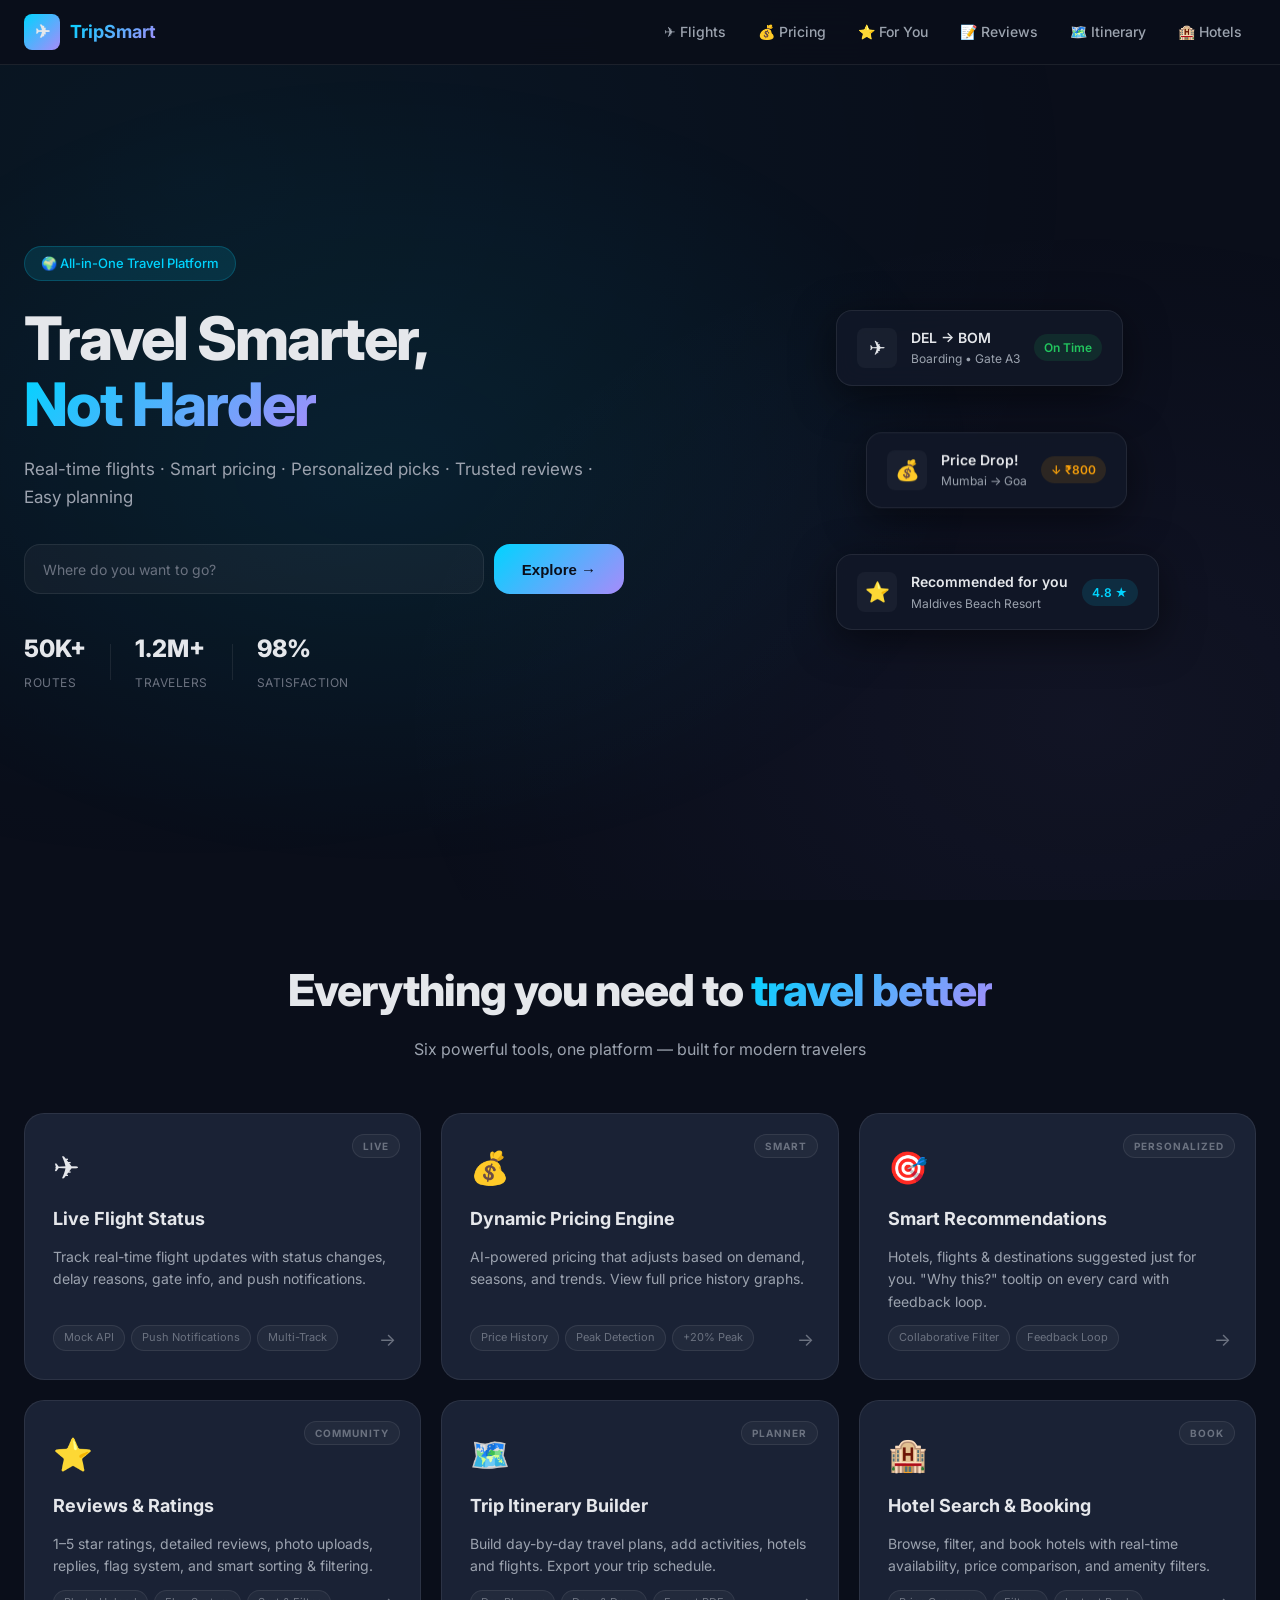
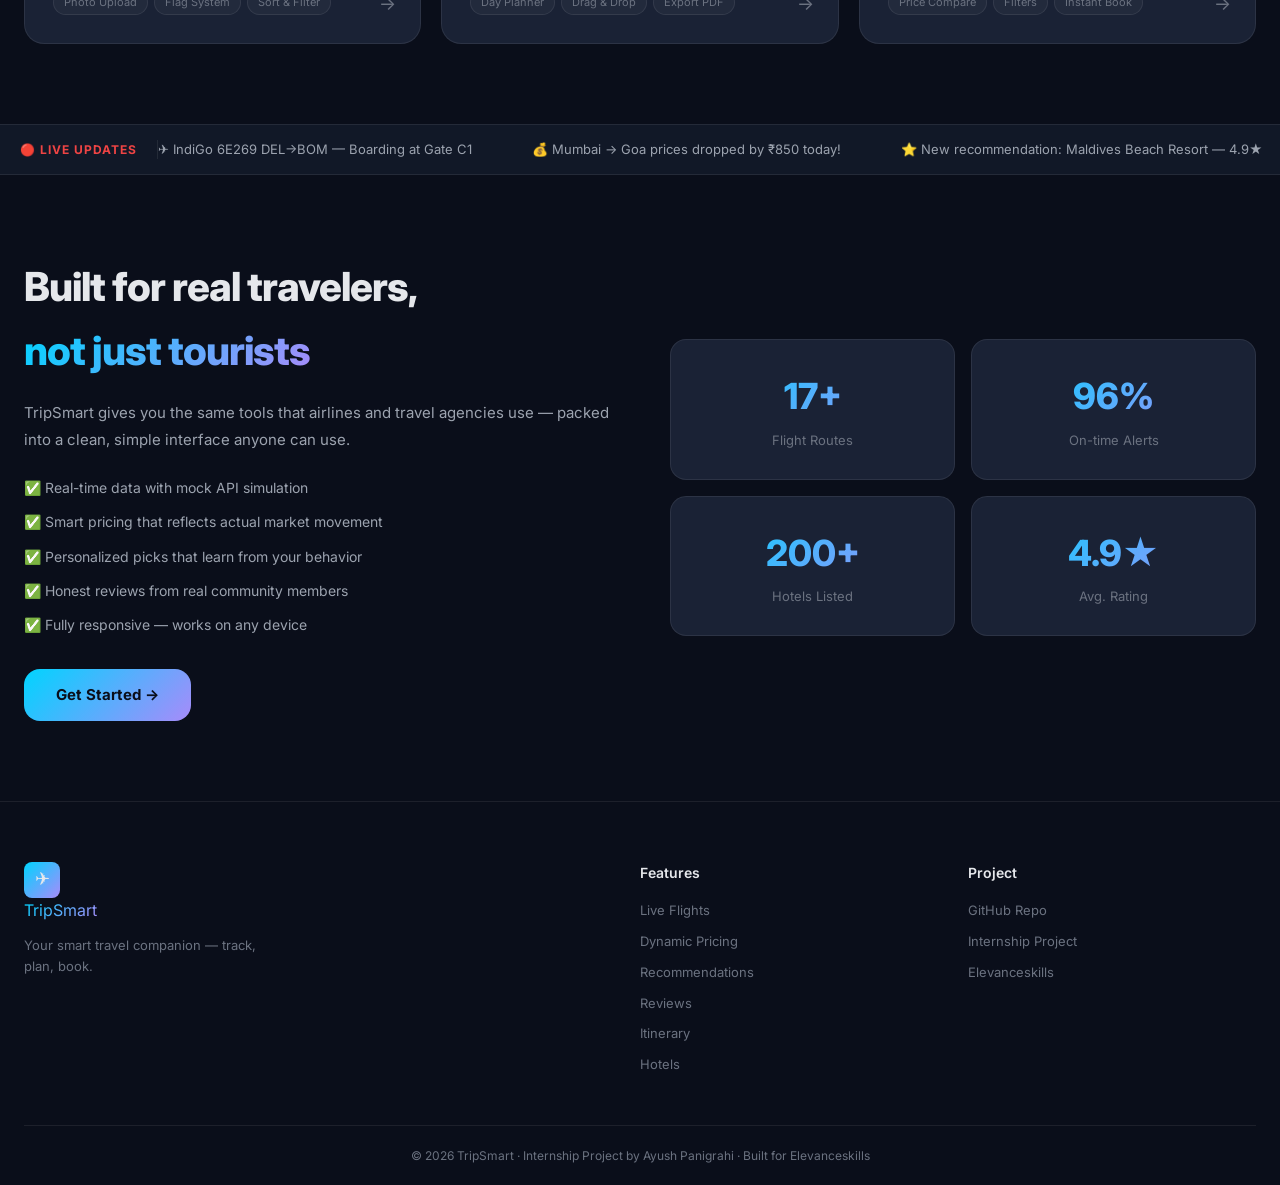
<file: index.html>
<!DOCTYPE html>
<html lang="en">
<head>
    <meta charset="UTF-8">
    <meta name="viewport" content="width=device-width, initial-scale=1.0">
    <meta name="description" content="TripSmart - Your all-in-one travel platform with live flight tracking, smart pricing, personalized recommendations, reviews, and trip planning.">
    <title>TripSmart — Smart Travel Platform</title>
    <link rel="stylesheet" href="css/home.css">
    <link rel="icon" href="data:image/svg+xml,<svg xmlns='http://www.w3.org/2000/svg' viewBox='0 0 100 100'><text y='80' font-size='80'>✈</text></svg>">
</head>
<body>

<!-- NAVBAR -->
<nav class="navbar">
    <div class="nav-inner">
        <a href="index.html" class="nav-logo">
            <span class="logo-icon">✈</span>
            <span class="logo-name">TripSmart</span>
        </a>
        <div class="nav-links">
            <a href="flights.html">✈ Flights</a>
            <a href="pricing.html">💰 Pricing</a>
            <a href="recommendations.html">⭐ For You</a>
            <a href="reviews.html">📝 Reviews</a>
            <a href="itinerary.html">🗺️ Itinerary</a>
            <a href="hotels.html">🏨 Hotels</a>
        </div>
        <button class="hamburger" id="hamburger">☰</button>
    </div>
    <div class="mobile-menu" id="mobileMenu">
        <a href="flights.html">✈ Live Flights</a>
        <a href="pricing.html">💰 Dynamic Pricing</a>
        <a href="recommendations.html">⭐ For You</a>
        <a href="reviews.html">📝 Reviews</a>
        <a href="itinerary.html">🗺️ Itinerary</a>
        <a href="hotels.html">🏨 Hotels</a>
    </div>
</nav>

<!-- HERO -->
<section class="hero">
    <div class="hero-bg"></div>
    <div class="hero-content">
        <div class="hero-badge">🌍 All-in-One Travel Platform</div>
        <h1 class="hero-title">Travel Smarter,<br><span class="gradient-text">Not Harder</span></h1>
        <p class="hero-sub">Real-time flights · Smart pricing · Personalized picks · Trusted reviews · Easy planning</p>
        <div class="hero-search-bar">
            <input type="text" placeholder="Where do you want to go?" id="heroSearch">
            <button class="hero-btn" onclick="window.location.href='recommendations.html'">Explore →</button>
        </div>
        <div class="hero-stats">
            <div class="hero-stat"><strong>50K+</strong><span>Routes</span></div>
            <div class="hero-stat-div"></div>
            <div class="hero-stat"><strong>1.2M+</strong><span>Travelers</span></div>
            <div class="hero-stat-div"></div>
            <div class="hero-stat"><strong>98%</strong><span>Satisfaction</span></div>
        </div>
    </div>
    <div class="hero-visual">
        <div class="floating-card card-1">
            <div class="fc-icon">✈</div>
            <div class="fc-info">
                <div class="fc-title">DEL → BOM</div>
                <div class="fc-sub">Boarding • Gate A3</div>
            </div>
            <div class="fc-badge green">On Time</div>
        </div>
        <div class="floating-card card-2">
            <div class="fc-icon">💰</div>
            <div class="fc-info">
                <div class="fc-title">Price Drop!</div>
                <div class="fc-sub">Mumbai → Goa</div>
            </div>
            <div class="fc-badge orange">↓ ₹800</div>
        </div>
        <div class="floating-card card-3">
            <div class="fc-icon">⭐</div>
            <div class="fc-info">
                <div class="fc-title">Recommended for you</div>
                <div class="fc-sub">Maldives Beach Resort</div>
            </div>
            <div class="fc-badge blue">4.8 ★</div>
        </div>
    </div>
</section>

<!-- FEATURES GRID -->
<section class="features-section">
    <div class="section-header">
        <h2>Everything you need to <span class="gradient-text">travel better</span></h2>
        <p>Six powerful tools, one platform — built for modern travelers</p>
    </div>
    <div class="features-grid">

        <a href="flights.html" class="feature-card fc-flights">
            <div class="fc-card-icon">✈</div>
            <div class="fc-card-tag">Live</div>
            <h3>Live Flight Status</h3>
            <p>Track real-time flight updates with status changes, delay reasons, gate info, and push notifications.</p>
            <div class="fc-card-footer">
                <span class="fc-pill">Mock API</span>
                <span class="fc-pill">Push Notifications</span>
                <span class="fc-pill">Multi-Track</span>
            </div>
            <div class="fc-arrow">→</div>
        </a>

        <a href="pricing.html" class="feature-card fc-pricing">
            <div class="fc-card-icon">💰</div>
            <div class="fc-card-tag">Smart</div>
            <h3>Dynamic Pricing Engine</h3>
            <p>AI-powered pricing that adjusts based on demand, seasons, and trends. View full price history graphs.</p>
            <div class="fc-card-footer">
                <span class="fc-pill">Price History</span>
                <span class="fc-pill">Peak Detection</span>
                <span class="fc-pill">+20% Peak</span>
            </div>
            <div class="fc-arrow">→</div>
        </a>

        <a href="recommendations.html" class="feature-card fc-reco">
            <div class="fc-card-icon">🎯</div>
            <div class="fc-card-tag">Personalized</div>
            <h3>Smart Recommendations</h3>
            <p>Hotels, flights & destinations suggested just for you. "Why this?" tooltip on every card with feedback loop.</p>
            <div class="fc-card-footer">
                <span class="fc-pill">Collaborative Filter</span>
                <span class="fc-pill">Feedback Loop</span>
            </div>
            <div class="fc-arrow">→</div>
        </a>

        <a href="reviews.html" class="feature-card fc-reviews">
            <div class="fc-card-icon">⭐</div>
            <div class="fc-card-tag">Community</div>
            <h3>Reviews & Ratings</h3>
            <p>1–5 star ratings, detailed reviews, photo uploads, replies, flag system, and smart sorting & filtering.</p>
            <div class="fc-card-footer">
                <span class="fc-pill">Photo Upload</span>
                <span class="fc-pill">Flag System</span>
                <span class="fc-pill">Sort & Filter</span>
            </div>
            <div class="fc-arrow">→</div>
        </a>

        <a href="itinerary.html" class="feature-card fc-itinerary">
            <div class="fc-card-icon">🗺️</div>
            <div class="fc-card-tag">Planner</div>
            <h3>Trip Itinerary Builder</h3>
            <p>Build day-by-day travel plans, add activities, hotels and flights. Export your trip schedule.</p>
            <div class="fc-card-footer">
                <span class="fc-pill">Day Planner</span>
                <span class="fc-pill">Drag & Drop</span>
                <span class="fc-pill">Export PDF</span>
            </div>
            <div class="fc-arrow">→</div>
        </a>

        <a href="hotels.html" class="feature-card fc-hotels">
            <div class="fc-card-icon">🏨</div>
            <div class="fc-card-tag">Book</div>
            <h3>Hotel Search & Booking</h3>
            <p>Browse, filter, and book hotels with real-time availability, price comparison, and amenity filters.</p>
            <div class="fc-card-footer">
                <span class="fc-pill">Price Compare</span>
                <span class="fc-pill">Filters</span>
                <span class="fc-pill">Instant Book</span>
            </div>
            <div class="fc-arrow">→</div>
        </a>

    </div>
</section>

<!-- LIVE TICKER -->
<section class="ticker-section">
    <div class="ticker-label">🔴 LIVE UPDATES</div>
    <div class="ticker-track">
        <div class="ticker-inner" id="tickerInner"></div>
    </div>
</section>

<!-- WHY US -->
<section class="why-section">
    <div class="why-grid">
        <div class="why-text">
            <h2>Built for real travelers,<br><span class="gradient-text">not just tourists</span></h2>
            <p>TripSmart gives you the same tools that airlines and travel agencies use — packed into a clean, simple interface anyone can use.</p>
            <ul class="why-list">
                <li>✅ Real-time data with mock API simulation</li>
                <li>✅ Smart pricing that reflects actual market movement</li>
                <li>✅ Personalized picks that learn from your behavior</li>
                <li>✅ Honest reviews from real community members</li>
                <li>✅ Fully responsive — works on any device</li>
            </ul>
            <a href="flights.html" class="cta-btn">Get Started →</a>
        </div>
        <div class="why-visual">
            <div class="stat-box">
                <div class="stat-num">17+</div>
                <div class="stat-label">Flight Routes</div>
            </div>
            <div class="stat-box">
                <div class="stat-num">96%</div>
                <div class="stat-label">On-time Alerts</div>
            </div>
            <div class="stat-box">
                <div class="stat-num">200+</div>
                <div class="stat-label">Hotels Listed</div>
            </div>
            <div class="stat-box">
                <div class="stat-num">4.9★</div>
                <div class="stat-label">Avg. Rating</div>
            </div>
        </div>
    </div>
</section>

<!-- FOOTER -->
<footer class="footer">
    <div class="footer-inner">
        <div class="footer-brand">
            <span class="logo-icon">✈</span>
            <span class="logo-name">TripSmart</span>
            <p>Your smart travel companion — track, plan, book.</p>
        </div>
        <div class="footer-links">
            <h4>Features</h4>
            <a href="flights.html">Live Flights</a>
            <a href="pricing.html">Dynamic Pricing</a>
            <a href="recommendations.html">Recommendations</a>
            <a href="reviews.html">Reviews</a>
            <a href="itinerary.html">Itinerary</a>
            <a href="hotels.html">Hotels</a>
        </div>
        <div class="footer-links">
            <h4>Project</h4>
            <a href="https://github.com/ayan09l/task-1" target="_blank">GitHub Repo</a>
            <a href="#">Internship Project</a>
            <a href="#">Elevanceskills</a>
        </div>
    </div>
    <div class="footer-bottom">
        <p>© 2026 TripSmart · Internship Project by Ayush Panigrahi · Built for Elevanceskills</p>
    </div>
</footer>

<script>
// Hamburger menu
document.getElementById('hamburger').addEventListener('click', function() {
    document.getElementById('mobileMenu').classList.toggle('open');
});

// Live ticker
var tickerItems = [
    '✈ IndiGo 6E269 DEL→BOM — Boarding at Gate C1',
    '💰 Mumbai → Goa prices dropped by ₹850 today!',
    '⭐ New recommendation: Maldives Beach Resort — 4.9★',
    '✈ Air India AI1120 BOM→BLR — On Time',
    '🔥 Peak season pricing active: Goa routes +22%',
    '✈ Vistara UK3404 DEL→BLR — Delayed 30 min (Weather)',
    '🏨 Hotel Taj Lands End — 2 rooms left!',
    '💰 Early bird deal: Bangalore → Dubai ₹12,400',
    '⭐ Your trip to Goa is recommended this weekend!',
    '✈ Emirates EK1099 BOM→DXB — On Time',
];

var ticker = document.getElementById('tickerInner');
var html = '';
for (var i = 0; i < tickerItems.length; i++) {
    html += '<span class="ticker-item">' + tickerItems[i] + '</span>';
}
// duplicate for seamless loop
html += html;
ticker.innerHTML = html;
</script>
</body>
</html>
</file>
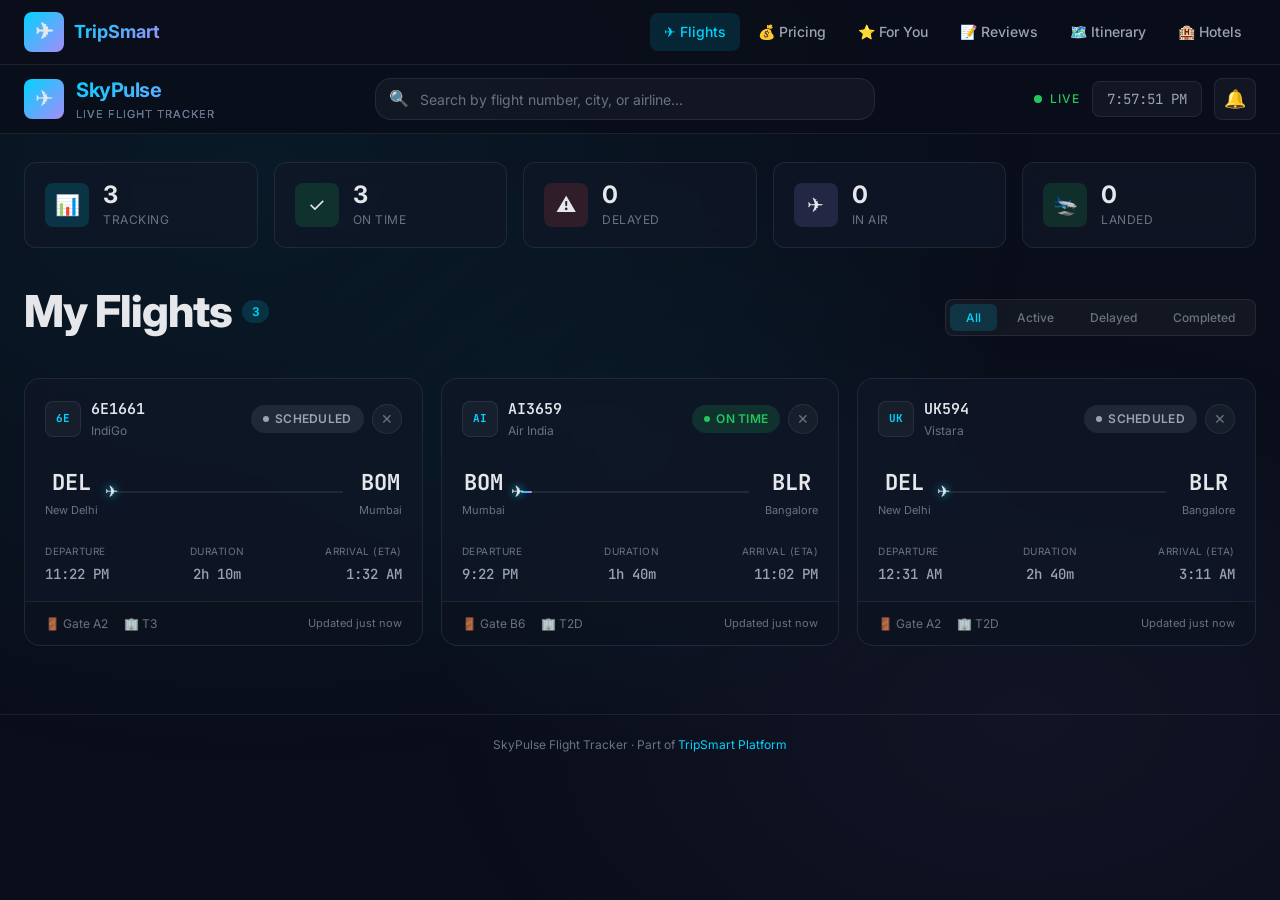
<file: flights.html>
<!DOCTYPE html>
<html lang="en">
<head>
    <meta charset="UTF-8">
    <meta name="viewport" content="width=device-width, initial-scale=1.0">
    <meta name="description" content="TripSmart Live Flight Status - Track real-time flight updates, status changes, delays, and push notifications for multiple flights simultaneously.">
    <title>Live Flight Status — TripSmart</title>
    <link rel="stylesheet" href="css/home.css">
    <link rel="stylesheet" href="css/style.css">
    <link rel="icon" href="data:image/svg+xml,<svg xmlns='http://www.w3.org/2000/svg' viewBox='0 0 100 100'><text y='80' font-size='80'>✈</text></svg>">
</head>
<body>

    <!-- PLATFORM NAV -->
    <nav class="navbar">
        <div class="nav-inner">
            <a href="index.html" class="nav-logo"><span class="logo-icon">✈</span><span class="logo-name">TripSmart</span></a>
            <div class="nav-links">
                <a href="flights.html" class="active">✈ Flights</a>
                <a href="pricing.html">💰 Pricing</a>
                <a href="recommendations.html">⭐ For You</a>
                <a href="reviews.html">📝 Reviews</a>
                <a href="itinerary.html">🗺️ Itinerary</a>
                <a href="hotels.html">🏨 Hotels</a>
            </div>
            <button class="hamburger" id="hamburger">☰</button>
        </div>
        <div class="mobile-menu" id="mobileMenu">
            <a href="flights.html">✈ Live Flights</a>
            <a href="pricing.html">💰 Dynamic Pricing</a>
            <a href="recommendations.html">⭐ For You</a>
            <a href="reviews.html">📝 Reviews</a>
            <a href="itinerary.html">🗺️ Itinerary</a>
            <a href="hotels.html">🏨 Hotels</a>
        </div>
    </nav>

    <!-- FLIGHT TRACKER APP HEADER -->
    <header class="app-header">
        <div class="header-inner">
            <div class="logo-section">
                <div class="logo-icon">✈</div>
                <div class="logo-text">
                    SkyPulse
                    <small>Live Flight Tracker</small>
                </div>
            </div>

            <div class="search-wrapper">
                <span class="search-icon">🔍</span>
                <input type="text" class="search-bar" id="searchInput"
                    placeholder="Search by flight number, city, or airline..."
                    autocomplete="off">
                <div class="search-results" id="searchResults"></div>
            </div>

            <div class="header-actions">
                <div class="live-indicator">
                    <span class="live-dot"></span>
                    LIVE
                </div>
                <div class="live-clock" id="liveClock">--:--:-- --</div>
                <button class="notif-btn" id="notifPermBtn" title="Enable notifications">🔔</button>
            </div>
        </div>
    </header>

    <!-- MAIN DASHBOARD -->
    <main class="main-content">
        <div class="stats-strip" id="statsStrip">
            <div class="stat-card">
                <div class="stat-icon blue">📊</div>
                <div class="stat-info"><h3 id="statTracking">0</h3><p>Tracking</p></div>
            </div>
            <div class="stat-card">
                <div class="stat-icon green">✓</div>
                <div class="stat-info"><h3 id="statOnTime">0</h3><p>On Time</p></div>
            </div>
            <div class="stat-card">
                <div class="stat-icon red">⚠</div>
                <div class="stat-info"><h3 id="statDelayed">0</h3><p>Delayed</p></div>
            </div>
            <div class="stat-card">
                <div class="stat-icon purple">✈</div>
                <div class="stat-info"><h3 id="statInAir">0</h3><p>In Air</p></div>
            </div>
            <div class="stat-card">
                <div class="stat-icon green">🛬</div>
                <div class="stat-info"><h3 id="statLanded">0</h3><p>Landed</p></div>
            </div>
        </div>

        <div class="section-header">
            <h2 class="section-title">
                My Flights
                <span class="count-badge" id="flightCount">0</span>
            </h2>
            <div class="filter-tabs" id="filterTabs">
                <button class="filter-tab active" data-filter="all">All</button>
                <button class="filter-tab" data-filter="active">Active</button>
                <button class="filter-tab" data-filter="delayed">Delayed</button>
                <button class="filter-tab" data-filter="completed">Completed</button>
            </div>
        </div>

        <div class="flights-grid" id="flightsGrid"></div>
    </main>

    <!-- MODAL -->
    <div class="modal-overlay" id="flightModal">
        <div class="modal-container" id="modalContent"></div>
    </div>

    <footer class="app-footer" style="position:relative;z-index:1">
        <p>SkyPulse Flight Tracker · Part of <a href="index.html">TripSmart Platform</a></p>
    </footer>

    <script src="js/mockApi.js"></script>
    <script src="js/notifications.js"></script>
    <script src="js/app.js"></script>
    <script>
        document.getElementById('hamburger').addEventListener('click', function() {
            document.getElementById('mobileMenu').classList.toggle('open');
        });
    </script>
</body>
</html>
</file>
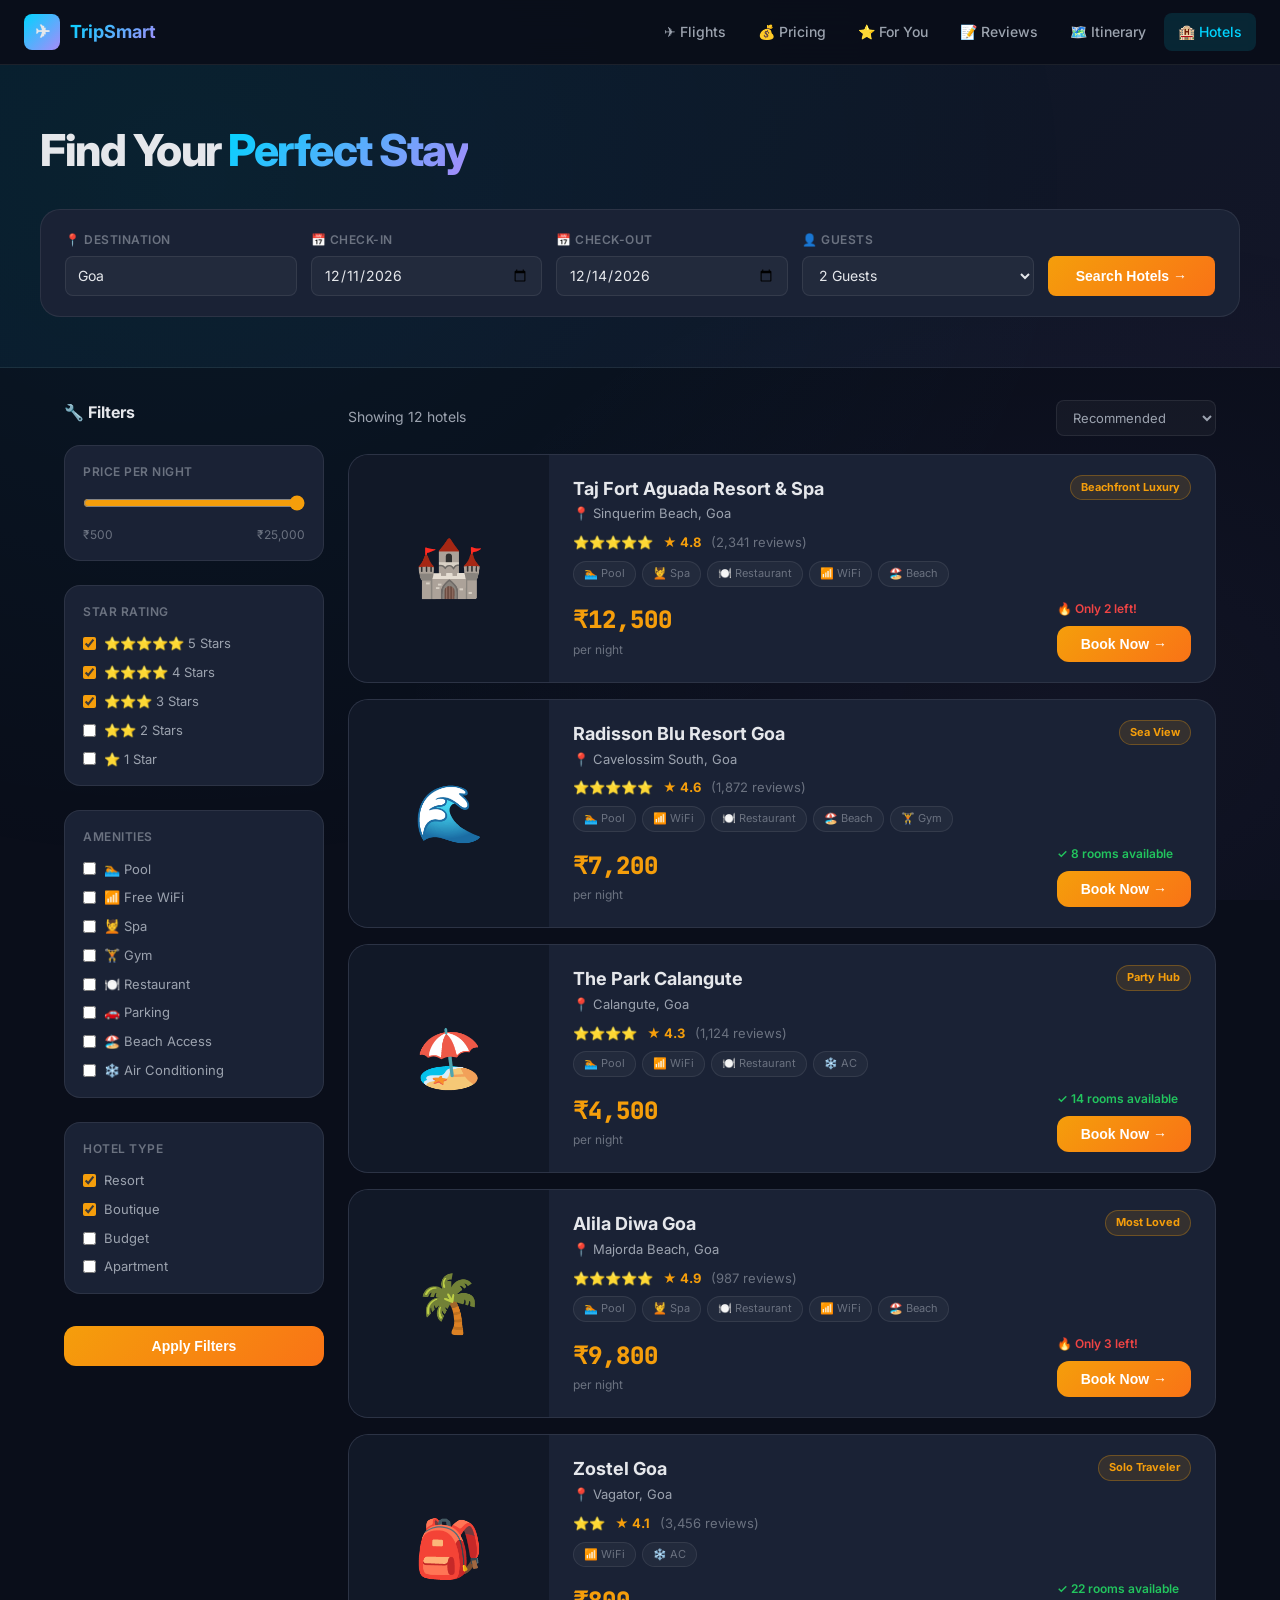
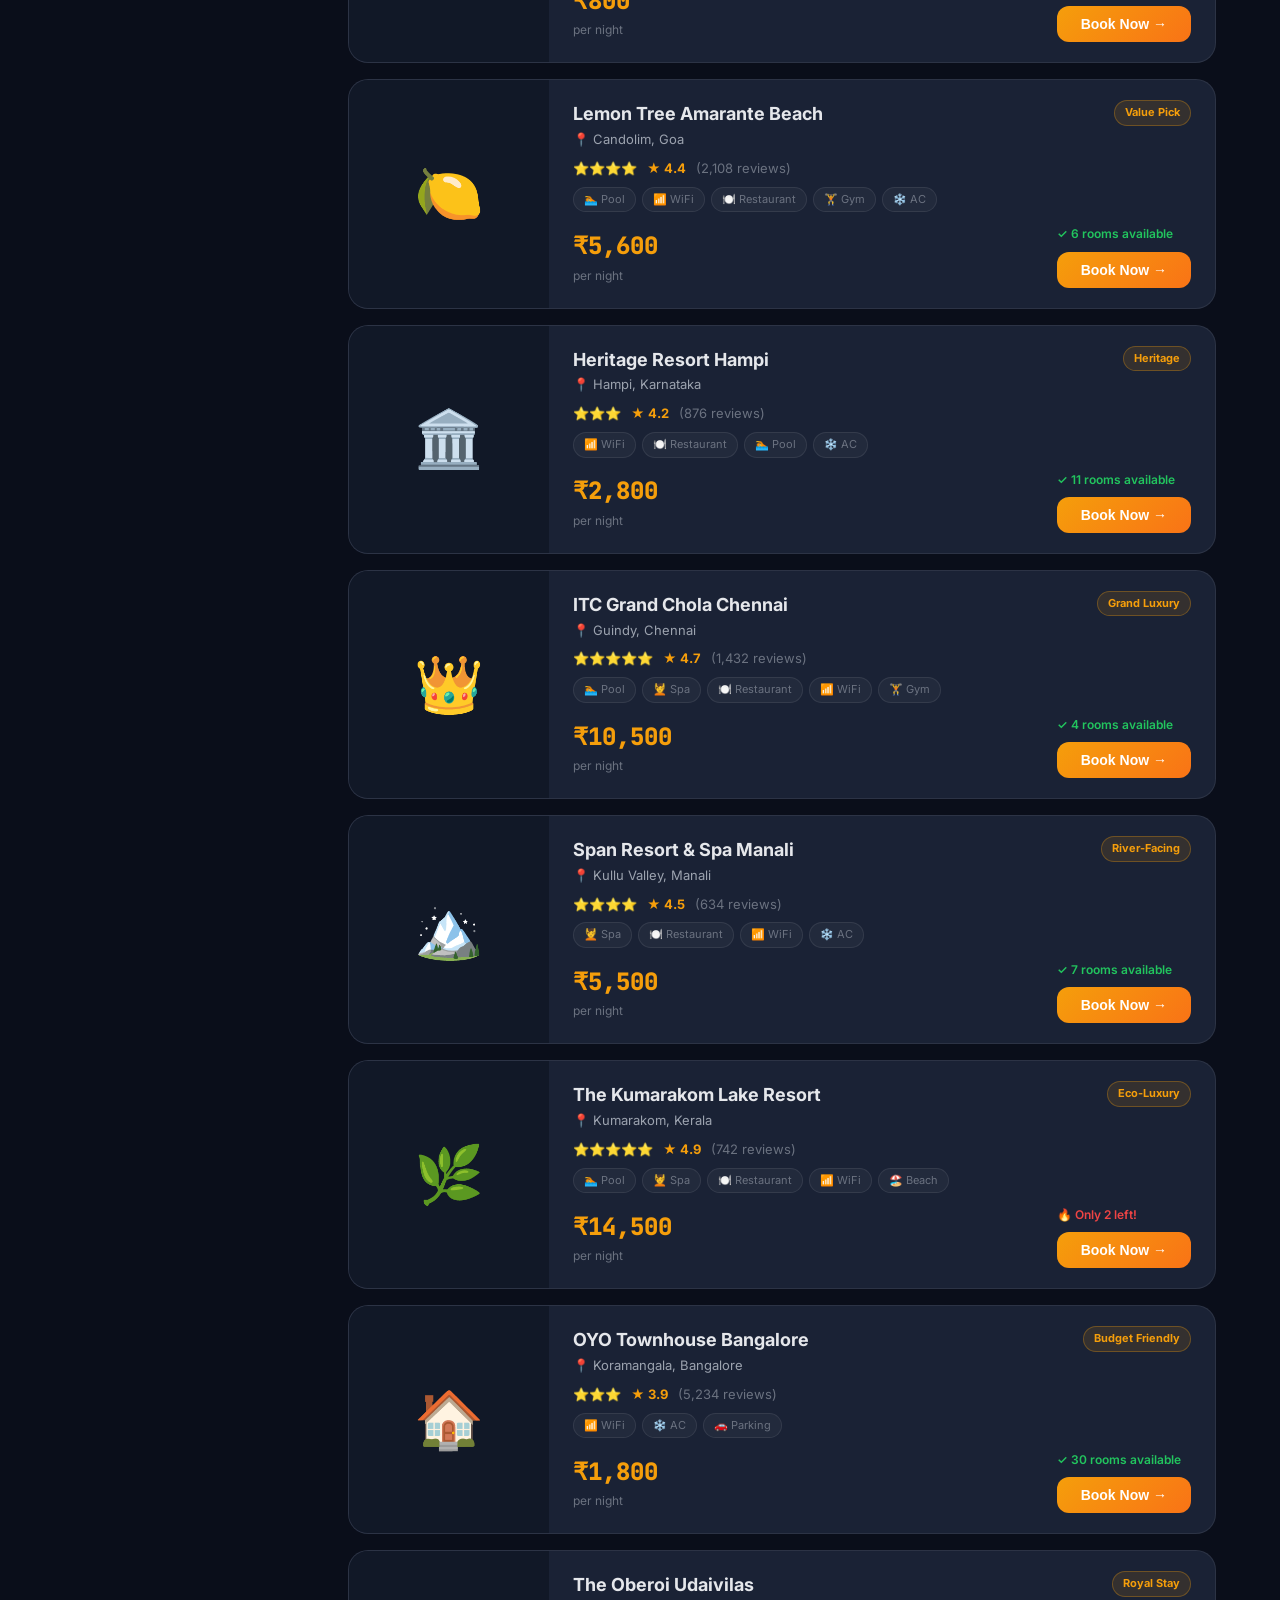
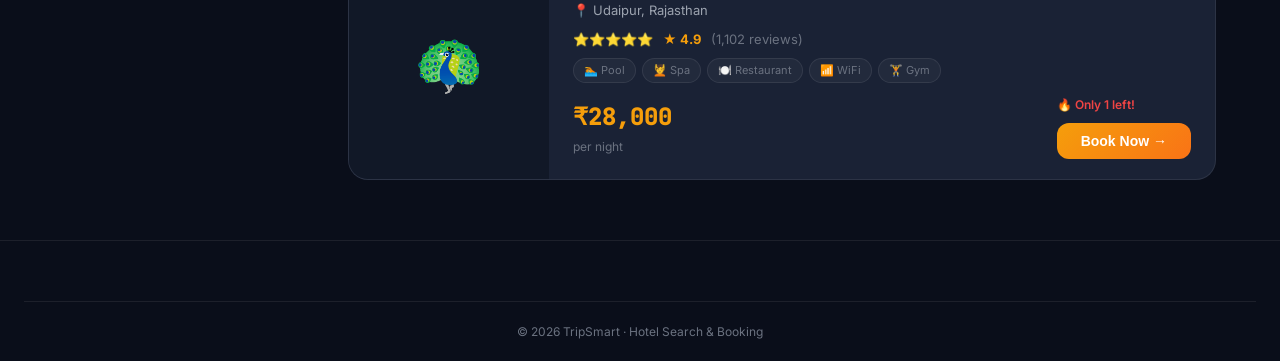
<file: hotels.html>
<!DOCTYPE html>
<html lang="en">
<head>
    <meta charset="UTF-8">
    <meta name="viewport" content="width=device-width, initial-scale=1.0">
    <meta name="description" content="TripSmart Hotel Search & Booking - Browse, filter, and book hotels with real-time availability, price comparison, and amenities filters.">
    <title>Hotel Search & Booking — TripSmart</title>
    <link rel="stylesheet" href="css/home.css">
    <link rel="stylesheet" href="css/hotels.css">
</head>
<body>

<nav class="navbar">
    <div class="nav-inner">
        <a href="index.html" class="nav-logo"><span class="logo-icon">✈</span><span class="logo-name">TripSmart</span></a>
        <div class="nav-links">
            <a href="flights.html">✈ Flights</a>
            <a href="pricing.html">💰 Pricing</a>
            <a href="recommendations.html">⭐ For You</a>
            <a href="reviews.html">📝 Reviews</a>
            <a href="itinerary.html">🗺️ Itinerary</a>
            <a href="hotels.html" class="active">🏨 Hotels</a>
        </div>
        <button class="hamburger" id="hamburger">☰</button>
    </div>
    <div class="mobile-menu" id="mobileMenu">
        <a href="flights.html">✈ Flights</a>
        <a href="pricing.html">💰 Pricing</a>
        <a href="recommendations.html">⭐ For You</a>
        <a href="reviews.html">📝 Reviews</a>
        <a href="itinerary.html">🗺️ Itinerary</a>
        <a href="hotels.html">🏨 Hotels</a>
    </div>
</nav>

<main class="hotels-main">
    <!-- Search Bar -->
    <div class="hotel-search-hero">
        <div class="hsh-inner">
            <h1>Find Your <span class="gradient-text">Perfect Stay</span></h1>
            <div class="hotel-search-form">
                <div class="hsf-group">
                    <label>📍 Destination</label>
                    <input type="text" id="hotelCity" placeholder="City or Hotel name" value="Goa">
                </div>
                <div class="hsf-group">
                    <label>📅 Check-in</label>
                    <input type="date" id="checkIn">
                </div>
                <div class="hsf-group">
                    <label>📅 Check-out</label>
                    <input type="date" id="checkOut">
                </div>
                <div class="hsf-group">
                    <label>👤 Guests</label>
                    <select id="guests">
                        <option>1 Guest</option>
                        <option selected>2 Guests</option>
                        <option>3 Guests</option>
                        <option>4+ Guests</option>
                    </select>
                </div>
                <button class="search-hotel-btn" id="searchHotelBtn">Search Hotels →</button>
            </div>
        </div>
    </div>

    <div class="hotels-container">
        <div class="hotels-layout">

            <!-- Sidebar Filters -->
            <aside class="filters-sidebar">
                <h3>🔧 Filters</h3>

                <div class="filter-section">
                    <div class="filter-title">Price per Night</div>
                    <div class="price-range-wrap">
                        <input type="range" id="priceFilter" min="500" max="25000" value="25000" step="500">
                        <div class="price-range-labels">
                            <span>₹500</span>
                            <span id="priceFilterVal">₹25,000</span>
                        </div>
                    </div>
                </div>

                <div class="filter-section">
                    <div class="filter-title">Star Rating</div>
                    <div class="star-filter-group">
                        <label><input type="checkbox" value="5" checked> ⭐⭐⭐⭐⭐ 5 Stars</label>
                        <label><input type="checkbox" value="4" checked> ⭐⭐⭐⭐ 4 Stars</label>
                        <label><input type="checkbox" value="3" checked> ⭐⭐⭐ 3 Stars</label>
                        <label><input type="checkbox" value="2"> ⭐⭐ 2 Stars</label>
                        <label><input type="checkbox" value="1"> ⭐ 1 Star</label>
                    </div>
                </div>

                <div class="filter-section">
                    <div class="filter-title">Amenities</div>
                    <div class="amenity-filter-group" id="amenityFilters">
                        <label><input type="checkbox" value="pool"> 🏊 Pool</label>
                        <label><input type="checkbox" value="wifi"> 📶 Free WiFi</label>
                        <label><input type="checkbox" value="spa"> 💆 Spa</label>
                        <label><input type="checkbox" value="gym"> 🏋️ Gym</label>
                        <label><input type="checkbox" value="restaurant"> 🍽️ Restaurant</label>
                        <label><input type="checkbox" value="parking"> 🚗 Parking</label>
                        <label><input type="checkbox" value="beach"> 🏖️ Beach Access</label>
                        <label><input type="checkbox" value="ac"> ❄️ Air Conditioning</label>
                    </div>
                </div>

                <div class="filter-section">
                    <div class="filter-title">Hotel Type</div>
                    <div class="amenity-filter-group">
                        <label><input type="checkbox" value="resort" checked> Resort</label>
                        <label><input type="checkbox" value="boutique" checked> Boutique</label>
                        <label><input type="checkbox" value="budget"> Budget</label>
                        <label><input type="checkbox" value="apartment"> Apartment</label>
                    </div>
                </div>

                <button class="apply-filter-btn" id="applyFiltersBtn">Apply Filters</button>
            </aside>

            <!-- Results -->
            <div class="hotels-results">
                <div class="results-header">
                    <div class="results-count" id="resultsCount">Showing all hotels</div>
                    <select id="sortHotels">
                        <option value="recommended">Recommended</option>
                        <option value="price-low">Price: Low to High</option>
                        <option value="price-high">Price: High to Low</option>
                        <option value="rating">Top Rated</option>
                    </select>
                </div>
                <div class="hotels-grid" id="hotelsGrid">
                    <!-- populated by JS -->
                </div>
            </div>

        </div>
    </div>
</main>

<!-- Booking Modal -->
<div class="booking-modal" id="bookingModal">
    <div class="booking-modal-box" id="bookingModalBox">
        <!-- filled by JS -->
    </div>
</div>

<footer class="footer">
    <div class="footer-bottom"><p>© 2026 TripSmart · Hotel Search & Booking</p></div>
</footer>

<script src="js/hotels.js"></script>
<script>
document.getElementById('hamburger').addEventListener('click', function() {
    document.getElementById('mobileMenu').classList.toggle('open');
});
// Set default dates
var ci = new Date(); ci.setDate(ci.getDate() + 7);
var co = new Date(); co.setDate(co.getDate() + 10);
document.getElementById('checkIn').value = ci.toISOString().split('T')[0];
document.getElementById('checkOut').value = co.toISOString().split('T')[0];
</script>
</body>
</html>
</file>
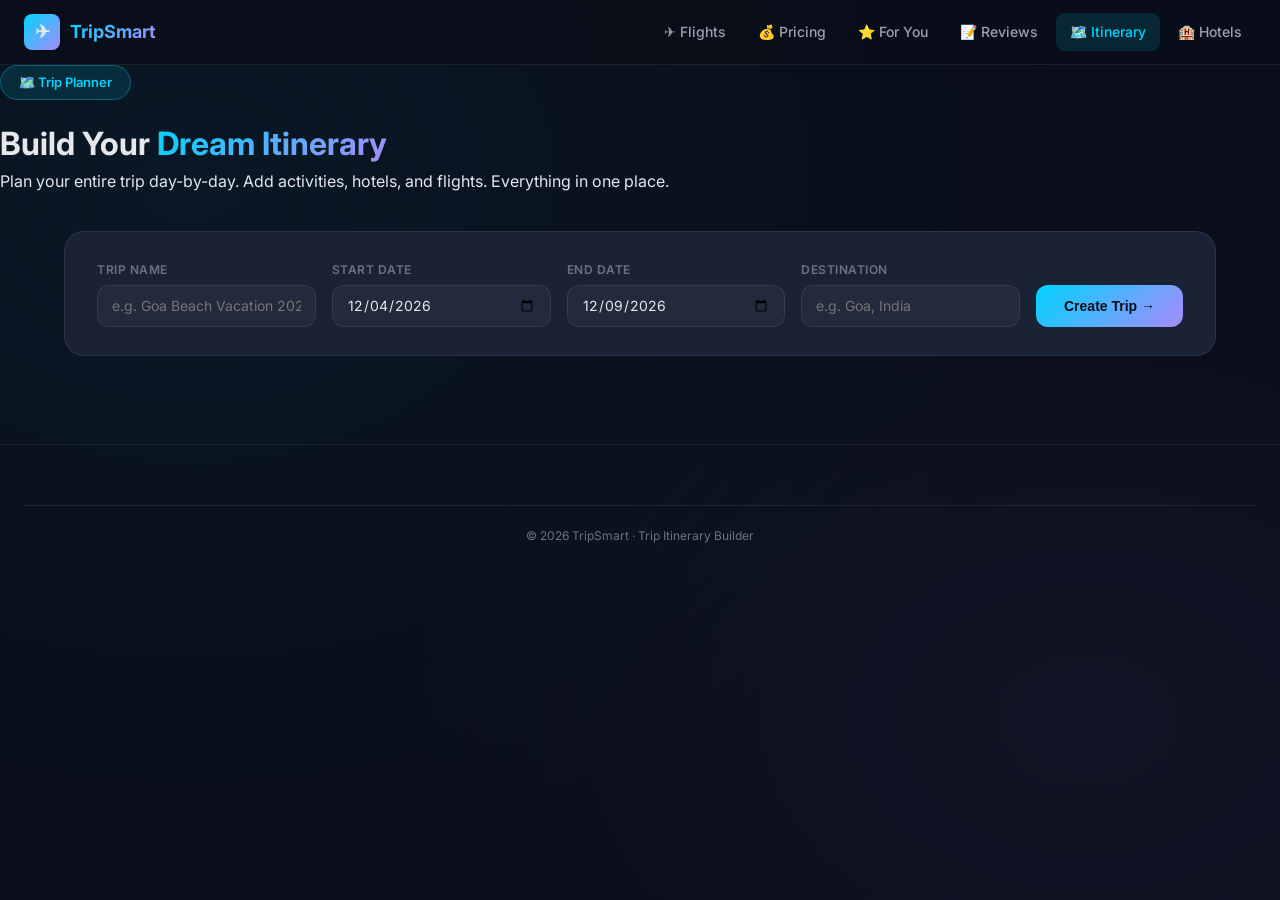
<file: itinerary.html>
<!DOCTYPE html>
<html lang="en">
<head>
    <meta charset="UTF-8">
    <meta name="viewport" content="width=device-width, initial-scale=1.0">
    <meta name="description" content="TripSmart Trip Itinerary Builder - Plan your perfect trip day by day. Add activities, hotels, and flights. Export your travel schedule.">
    <title>Trip Itinerary Builder — TripSmart</title>
    <link rel="stylesheet" href="css/home.css">
    <link rel="stylesheet" href="css/itinerary.css">
</head>
<body>

<nav class="navbar">
    <div class="nav-inner">
        <a href="index.html" class="nav-logo"><span class="logo-icon">✈</span><span class="logo-name">TripSmart</span></a>
        <div class="nav-links">
            <a href="flights.html">✈ Flights</a>
            <a href="pricing.html">💰 Pricing</a>
            <a href="recommendations.html">⭐ For You</a>
            <a href="reviews.html">📝 Reviews</a>
            <a href="itinerary.html" class="active">🗺️ Itinerary</a>
            <a href="hotels.html">🏨 Hotels</a>
        </div>
        <button class="hamburger" id="hamburger">☰</button>
    </div>
    <div class="mobile-menu" id="mobileMenu">
        <a href="flights.html">✈ Flights</a>
        <a href="pricing.html">💰 Pricing</a>
        <a href="recommendations.html">⭐ For You</a>
        <a href="reviews.html">📝 Reviews</a>
        <a href="itinerary.html">🗺️ Itinerary</a>
        <a href="hotels.html">🏨 Hotels</a>
    </div>
</nav>

<main class="itin-main">
    <div class="page-hero">
        <div class="page-hero-inner">
            <div class="page-badge">🗺️ Trip Planner</div>
            <h1>Build Your <span class="gradient-text">Dream Itinerary</span></h1>
            <p>Plan your entire trip day-by-day. Add activities, hotels, and flights. Everything in one place.</p>
        </div>
    </div>

    <div class="itin-container">
        <!-- Trip Setup -->
        <div class="trip-setup">
            <div class="ts-form">
                <div class="form-group">
                    <label>Trip Name</label>
                    <input type="text" id="tripName" placeholder="e.g. Goa Beach Vacation 2026">
                </div>
                <div class="form-group">
                    <label>Start Date</label>
                    <input type="date" id="startDate">
                </div>
                <div class="form-group">
                    <label>End Date</label>
                    <input type="date" id="endDate">
                </div>
                <div class="form-group">
                    <label>Destination</label>
                    <input type="text" id="destination" placeholder="e.g. Goa, India">
                </div>
                <button class="create-trip-btn" id="createTripBtn">Create Trip →</button>
            </div>
        </div>

        <!-- Trip Summary Bar -->
        <div class="trip-summary-bar" id="tripSummaryBar" style="display:none">
            <div class="tsb-item">
                <div class="tsb-label">Trip</div>
                <div class="tsb-val" id="tsb-name">—</div>
            </div>
            <div class="tsb-item">
                <div class="tsb-label">Destination</div>
                <div class="tsb-val" id="tsb-dest">—</div>
            </div>
            <div class="tsb-item">
                <div class="tsb-label">Duration</div>
                <div class="tsb-val" id="tsb-days">—</div>
            </div>
            <div class="tsb-item">
                <div class="tsb-label">Activities</div>
                <div class="tsb-val" id="tsb-activities">0</div>
            </div>
            <div class="tsb-item">
                <div class="tsb-label">Est. Budget</div>
                <div class="tsb-val" id="tsb-budget">₹0</div>
            </div>
            <div class="tsb-actions">
                <button class="tsb-btn" onclick="ItineraryBuilder.exportPDF()">📄 Export</button>
                <button class="tsb-btn danger" onclick="ItineraryBuilder.clearTrip()">🗑 Clear</button>
            </div>
        </div>

        <!-- Day-by-day planner -->
        <div class="days-planner" id="daysPlanner" style="display:none">
            <div class="dp-sidebar">
                <div class="dp-days-list" id="daysList"></div>
            </div>
            <div class="dp-content">
                <div class="dp-day-header" id="dpDayHeader"></div>

                <!-- Add Activity -->
                <div class="add-activity-panel">
                    <h4>+ Add to this day</h4>
                    <div class="act-type-tabs">
                        <button class="act-type active" data-type="activity">🎯 Activity</button>
                        <button class="act-type" data-type="hotel">🏨 Hotel</button>
                        <button class="act-type" data-type="flight">✈ Flight</button>
                        <button class="act-type" data-type="food">🍽️ Food</button>
                        <button class="act-type" data-type="transport">🚗 Transport</button>
                    </div>
                    <div class="act-form">
                        <input type="text" id="actTitle" placeholder="Title (e.g. Visit Dudhsagar Waterfalls)">
                        <input type="time" id="actTime" placeholder="Time">
                        <input type="number" id="actCost" placeholder="Cost (₹)">
                        <input type="text" id="actNote" placeholder="Notes (optional)">
                        <button class="add-act-btn" id="addActBtn">Add →</button>
                    </div>
                </div>

                <!-- Activities List -->
                <div class="activities-list" id="activitiesList"></div>
            </div>
        </div>

        <!-- Suggested Activities -->
        <div class="suggestions-section" id="suggestionsSection" style="display:none">
            <h3>💡 Suggested for your destination</h3>
            <div class="suggestions-grid" id="suggestionsGrid"></div>
        </div>
    </div>
</main>

<footer class="footer">
    <div class="footer-bottom"><p>© 2026 TripSmart · Trip Itinerary Builder</p></div>
</footer>

<!-- Print/Export area -->
<div id="printArea" style="display:none"></div>

<script src="js/itinerary.js"></script>
<script>
document.getElementById('hamburger').addEventListener('click', function() {
    document.getElementById('mobileMenu').classList.toggle('open');
});
</script>
</body>
</html>
</file>
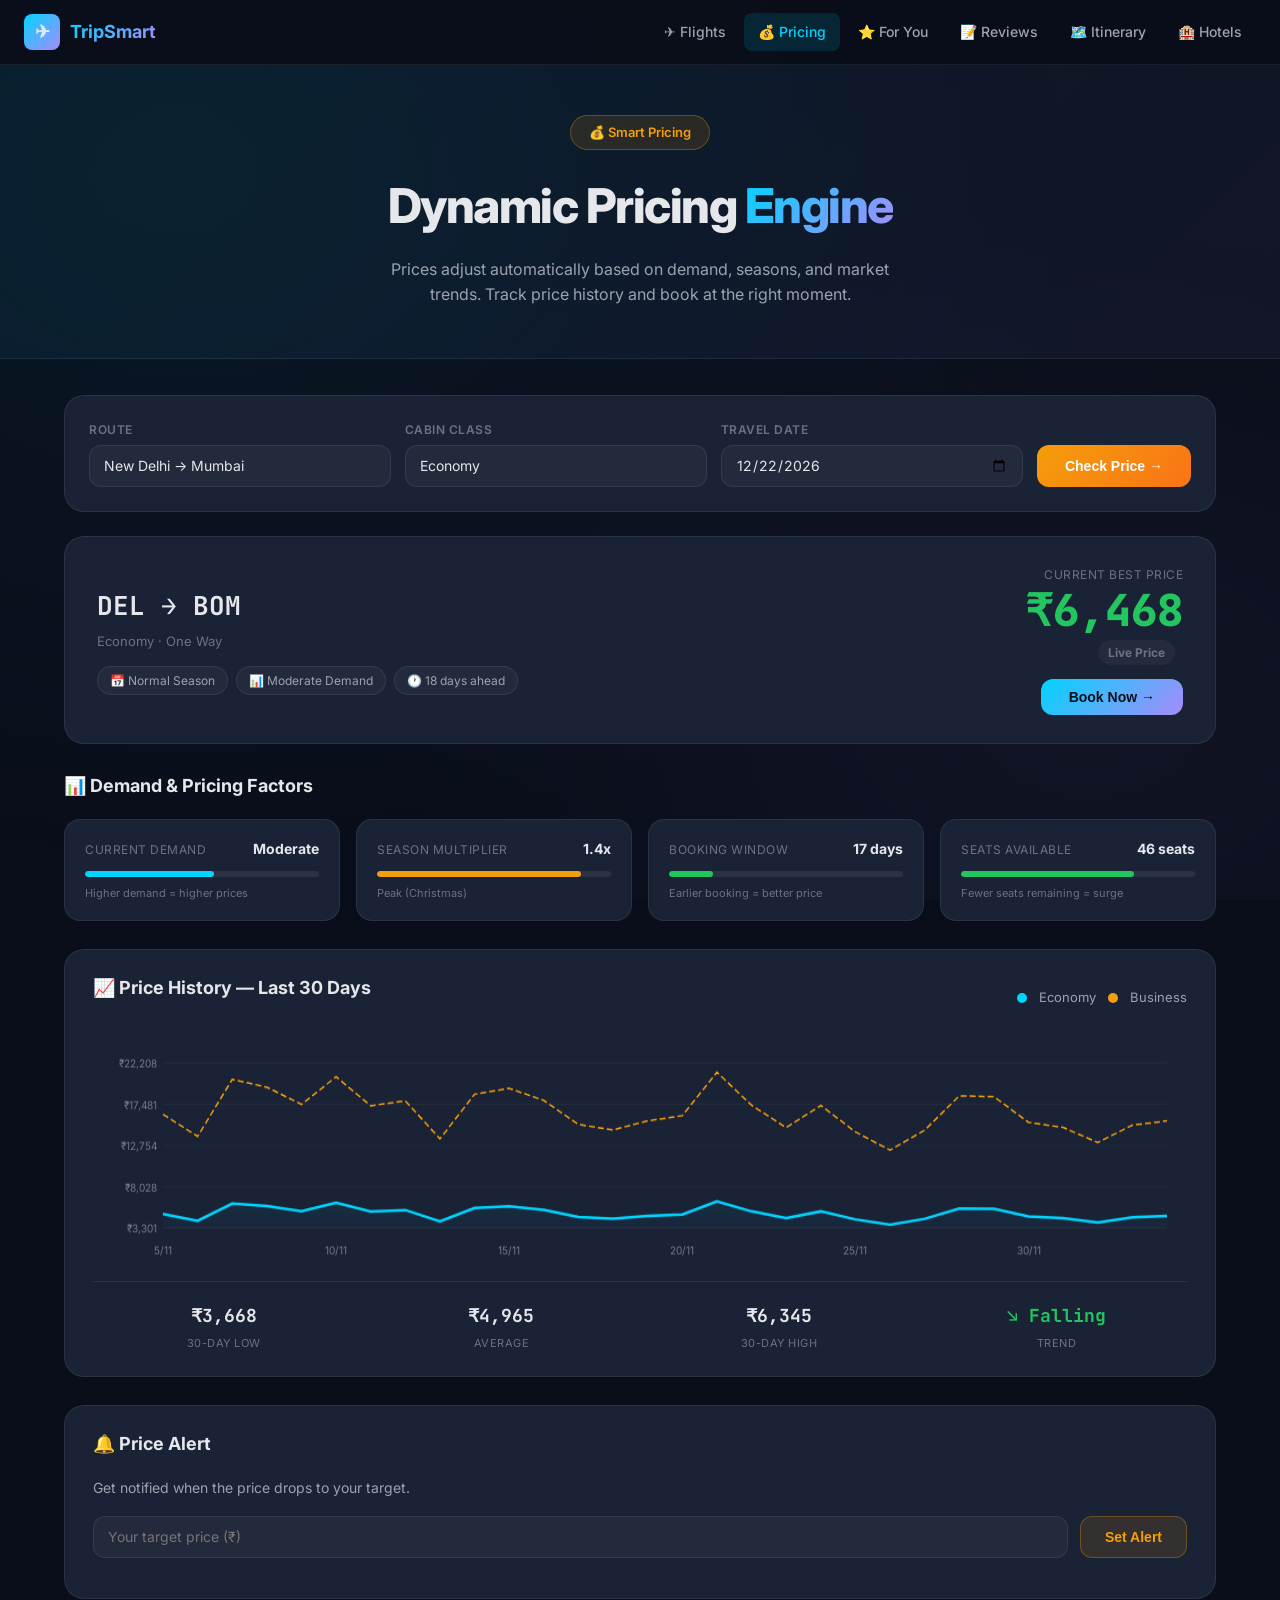
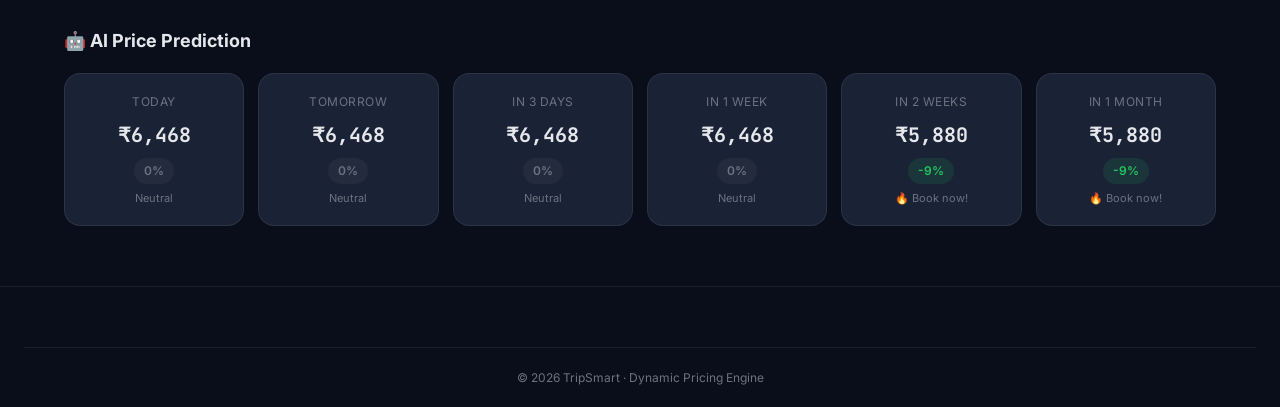
<file: pricing.html>
<!DOCTYPE html>
<html lang="en">
<head>
    <meta charset="UTF-8">
    <meta name="viewport" content="width=device-width, initial-scale=1.0">
    <meta name="description" content="TripSmart Dynamic Pricing Engine - See real-time price adjustments based on demand, seasonal trends, and peak travel periods with full price history graphs.">
    <title>Dynamic Pricing Engine — TripSmart</title>
    <link rel="stylesheet" href="css/home.css">
    <link rel="stylesheet" href="css/pricing.css">
</head>
<body>

<nav class="navbar">
    <div class="nav-inner">
        <a href="index.html" class="nav-logo"><span class="logo-icon">✈</span><span class="logo-name">TripSmart</span></a>
        <div class="nav-links">
            <a href="flights.html">✈ Flights</a>
            <a href="pricing.html" class="active">💰 Pricing</a>
            <a href="recommendations.html">⭐ For You</a>
            <a href="reviews.html">📝 Reviews</a>
            <a href="itinerary.html">🗺️ Itinerary</a>
            <a href="hotels.html">🏨 Hotels</a>
        </div>
        <button class="hamburger" id="hamburger">☰</button>
    </div>
    <div class="mobile-menu" id="mobileMenu">
        <a href="flights.html">✈ Live Flights</a>
        <a href="pricing.html">💰 Dynamic Pricing</a>
        <a href="recommendations.html">⭐ For You</a>
        <a href="reviews.html">📝 Reviews</a>
        <a href="itinerary.html">🗺️ Itinerary</a>
        <a href="hotels.html">🏨 Hotels</a>
    </div>
</nav>

<main class="pricing-main">
    <!-- Page Header -->
    <div class="page-hero">
        <div class="page-hero-inner">
            <div class="page-badge">💰 Smart Pricing</div>
            <h1>Dynamic Pricing <span class="gradient-text">Engine</span></h1>
            <p>Prices adjust automatically based on demand, seasons, and market trends. Track price history and book at the right moment.</p>
        </div>
    </div>

    <!-- Route Selector + Live Price -->
    <div class="pricing-container">

        <!-- Controls -->
        <div class="pricing-controls">
            <div class="control-group">
                <label>Route</label>
                <select id="routeSelect">
                    <option value="DEL-BOM">New Delhi → Mumbai</option>
                    <option value="BOM-BLR">Mumbai → Bangalore</option>
                    <option value="DEL-GOI">New Delhi → Goa</option>
                    <option value="BOM-DXB">Mumbai → Dubai</option>
                    <option value="DEL-SIN">New Delhi → Singapore</option>
                    <option value="BLR-MAA">Bangalore → Chennai</option>
                    <option value="HYD-GOI">Hyderabad → Goa</option>
                    <option value="DEL-LHR">New Delhi → London</option>
                </select>
            </div>
            <div class="control-group">
                <label>Cabin Class</label>
                <select id="cabinSelect">
                    <option value="economy">Economy</option>
                    <option value="business">Business</option>
                    <option value="first">First Class</option>
                </select>
            </div>
            <div class="control-group">
                <label>Travel Date</label>
                <input type="date" id="travelDate">
            </div>
            <button class="search-price-btn" id="searchPriceBtn">Check Price →</button>
        </div>

        <!-- Current Price Banner -->
        <div class="price-banner" id="priceBanner">
            <div class="pb-left">
                <div class="pb-route" id="pbRoute">DEL → BOM</div>
                <div class="pb-cabin" id="pbCabin">Economy · Round Trip</div>
                <div class="pb-factors" id="pbFactors">
                    <span class="factor-pill" id="f1">📅 Normal Season</span>
                    <span class="factor-pill" id="f2">📊 Moderate Demand</span>
                    <span class="factor-pill" id="f3">🕐 18 days ahead</span>
                </div>
            </div>
            <div class="pb-right">
                <div class="pb-label">Current Best Price</div>
                <div class="pb-price" id="pbPrice">₹4,850</div>
                <div class="pb-change" id="pbChange">
                    <span class="change-badge" id="changeBadge"></span>
                    <span id="changeText"></span>
                </div>
                <button class="book-btn" id="bookBtn">Book Now →</button>
            </div>
        </div>

        <!-- Demand Meter -->
        <div class="demand-section">
            <h3>📊 Demand & Pricing Factors</h3>
            <div class="factors-grid">
                <div class="factor-card">
                    <div class="fc-top">
                        <span class="fc-label">Current Demand</span>
                        <span class="fc-value" id="demandVal">Moderate</span>
                    </div>
                    <div class="meter-bar">
                        <div class="meter-fill" id="demandFill" style="width: 55%"></div>
                    </div>
                    <div class="fc-hint">Higher demand = higher prices</div>
                </div>
                <div class="factor-card">
                    <div class="fc-top">
                        <span class="fc-label">Season Multiplier</span>
                        <span class="fc-value" id="seasonVal">1.0x</span>
                    </div>
                    <div class="meter-bar">
                        <div class="meter-fill orange" id="seasonFill" style="width: 40%"></div>
                    </div>
                    <div class="fc-hint" id="seasonHint">Normal pricing period</div>
                </div>
                <div class="factor-card">
                    <div class="fc-top">
                        <span class="fc-label">Booking Window</span>
                        <span class="fc-value" id="windowVal">18 days</span>
                    </div>
                    <div class="meter-bar">
                        <div class="meter-fill green" id="windowFill" style="width: 70%"></div>
                    </div>
                    <div class="fc-hint">Earlier booking = better price</div>
                </div>
                <div class="factor-card">
                    <div class="fc-top">
                        <span class="fc-label">Seats Available</span>
                        <span class="fc-value" id="seatsVal">42 seats</span>
                    </div>
                    <div class="meter-bar">
                        <div class="meter-fill red" id="seatsFill" style="width: 30%"></div>
                    </div>
                    <div class="fc-hint">Fewer seats remaining = surge</div>
                </div>
            </div>
        </div>

        <!-- Price History Chart -->
        <div class="chart-section">
            <div class="chart-header">
                <h3>📈 Price History — Last 30 Days</h3>
                <div class="chart-legend">
                    <span class="legend-dot blue"></span><span>Economy</span>
                    <span class="legend-dot orange"></span><span>Business</span>
                </div>
            </div>
            <div class="chart-wrapper">
                <canvas id="priceChart"></canvas>
            </div>
            <div class="chart-stats" id="chartStats">
                <div class="cs-item"><div class="cs-val" id="minPrice">₹3,200</div><div class="cs-label">30-Day Low</div></div>
                <div class="cs-item"><div class="cs-val" id="avgPrice">₹4,750</div><div class="cs-label">Average</div></div>
                <div class="cs-item"><div class="cs-val" id="maxPrice">₹7,900</div><div class="cs-label">30-Day High</div></div>
                <div class="cs-item"><div class="cs-val" id="trendVal">↗ Rising</div><div class="cs-label">Trend</div></div>
            </div>
        </div>

        <!-- Price Alerts -->
        <div class="alerts-section">
            <h3>🔔 Price Alert</h3>
            <p>Get notified when the price drops to your target.</p>
            <div class="alert-form">
                <input type="number" id="targetPrice" placeholder="Your target price (₹)">
                <button id="setAlertBtn" onclick="PricingEngine.setAlert()">Set Alert</button>
            </div>
            <div class="active-alerts" id="activeAlerts"></div>
        </div>

        <!-- Prediction Box -->
        <div class="prediction-section">
            <h3>🤖 AI Price Prediction</h3>
            <div class="prediction-grid" id="predictionGrid">
                <!-- filled by JS -->
            </div>
        </div>

    </div>
</main>

<footer class="footer">
    <div class="footer-bottom"><p>© 2026 TripSmart · Dynamic Pricing Engine</p></div>
</footer>

<script src="js/pricing.js"></script>
<script>
document.getElementById('hamburger').addEventListener('click', function() {
    document.getElementById('mobileMenu').classList.toggle('open');
});
// Set today's date as default
var today = new Date();
today.setDate(today.getDate() + 18);
document.getElementById('travelDate').value = today.toISOString().split('T')[0];
</script>
</body>
</html>
</file>
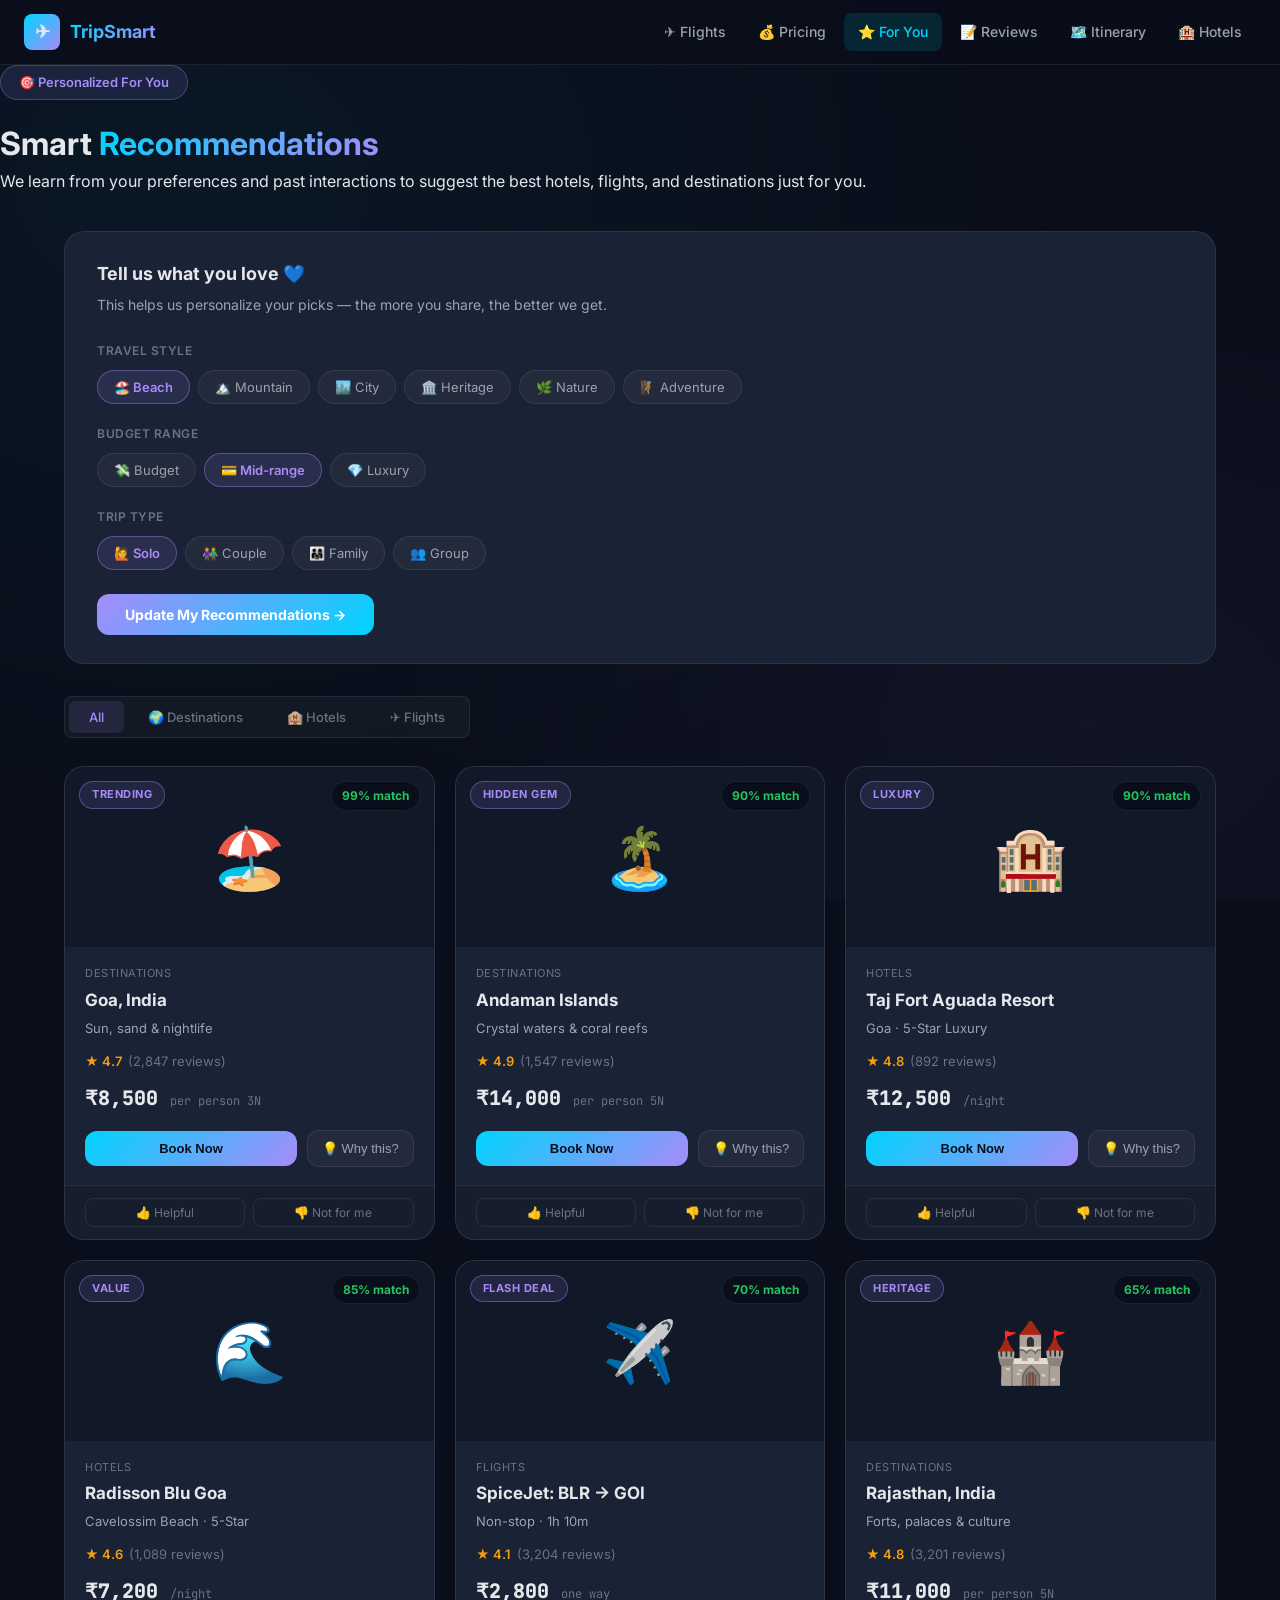
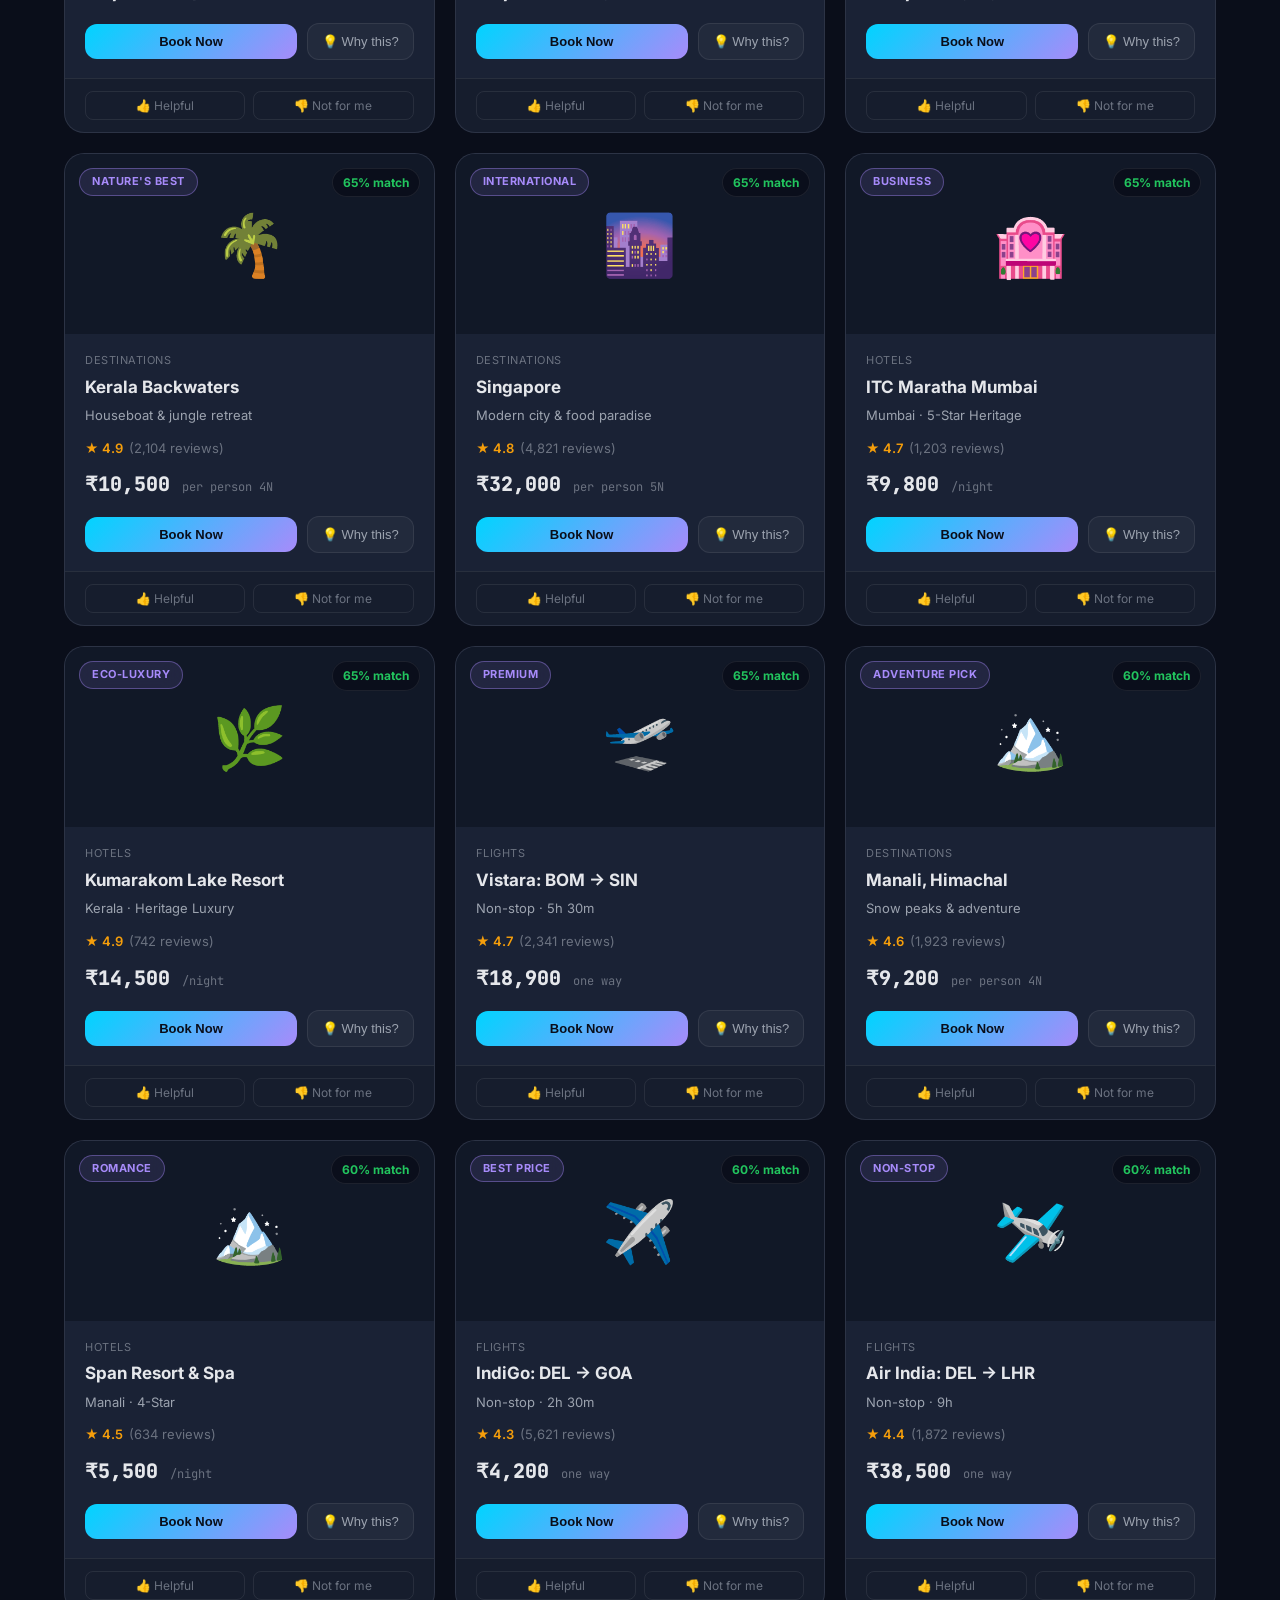
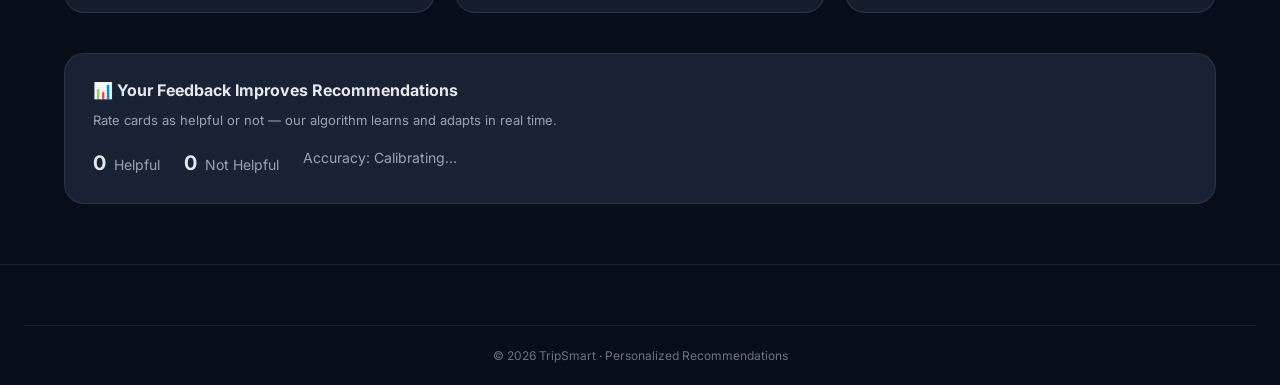
<file: recommendations.html>
<!DOCTYPE html>
<html lang="en">
<head>
    <meta charset="UTF-8">
    <meta name="viewport" content="width=device-width, initial-scale=1.0">
    <meta name="description" content="TripSmart Personalized Recommendations - Hotels, flights, and destinations suggested just for you based on your history and preferences.">
    <title>Personalized Recommendations — TripSmart</title>
    <link rel="stylesheet" href="css/home.css">
    <link rel="stylesheet" href="css/recommendations.css">
</head>
<body>

<nav class="navbar">
    <div class="nav-inner">
        <a href="index.html" class="nav-logo"><span class="logo-icon">✈</span><span class="logo-name">TripSmart</span></a>
        <div class="nav-links">
            <a href="flights.html">✈ Flights</a>
            <a href="pricing.html">💰 Pricing</a>
            <a href="recommendations.html" class="active">⭐ For You</a>
            <a href="reviews.html">📝 Reviews</a>
            <a href="itinerary.html">🗺️ Itinerary</a>
            <a href="hotels.html">🏨 Hotels</a>
        </div>
        <button class="hamburger" id="hamburger">☰</button>
    </div>
    <div class="mobile-menu" id="mobileMenu">
        <a href="flights.html">✈ Flights</a>
        <a href="pricing.html">💰 Pricing</a>
        <a href="recommendations.html">⭐ For You</a>
        <a href="reviews.html">📝 Reviews</a>
        <a href="itinerary.html">🗺️ Itinerary</a>
        <a href="hotels.html">🏨 Hotels</a>
    </div>
</nav>

<main class="reco-main">
    <div class="page-hero">
        <div class="page-hero-inner">
            <div class="page-badge">🎯 Personalized For You</div>
            <h1>Smart <span class="gradient-text">Recommendations</span></h1>
            <p>We learn from your preferences and past interactions to suggest the best hotels, flights, and destinations just for you.</p>
        </div>
    </div>

    <div class="reco-container">
        <!-- User Preference Setup -->
        <div class="pref-setup" id="prefSetup">
            <h3>Tell us what you love 💙</h3>
            <p>This helps us personalize your picks — the more you share, the better we get.</p>
            <div class="pref-grid">
                <div class="pref-group">
                    <div class="pref-label">Travel Style</div>
                    <div class="pref-chips" id="styleChips">
                        <button class="pref-chip active" data-val="beach">🏖️ Beach</button>
                        <button class="pref-chip" data-val="mountain">🏔️ Mountain</button>
                        <button class="pref-chip" data-val="city">🏙️ City</button>
                        <button class="pref-chip" data-val="heritage">🏛️ Heritage</button>
                        <button class="pref-chip" data-val="nature">🌿 Nature</button>
                        <button class="pref-chip" data-val="adventure">🧗 Adventure</button>
                    </div>
                </div>
                <div class="pref-group">
                    <div class="pref-label">Budget Range</div>
                    <div class="pref-chips" id="budgetChips">
                        <button class="pref-chip" data-val="budget">💸 Budget</button>
                        <button class="pref-chip active" data-val="mid">💳 Mid-range</button>
                        <button class="pref-chip" data-val="luxury">💎 Luxury</button>
                    </div>
                </div>
                <div class="pref-group">
                    <div class="pref-label">Trip Type</div>
                    <div class="pref-chips" id="tripChips">
                        <button class="pref-chip active" data-val="solo">🙋 Solo</button>
                        <button class="pref-chip" data-val="couple">👫 Couple</button>
                        <button class="pref-chip" data-val="family">👨‍👩‍👧 Family</button>
                        <button class="pref-chip" data-val="group">👥 Group</button>
                    </div>
                </div>
            </div>
            <button class="update-pref-btn" id="updatePrefBtn">Update My Recommendations →</button>
        </div>

        <!-- Tabs -->
        <div class="reco-tabs">
            <button class="reco-tab active" data-cat="all">All</button>
            <button class="reco-tab" data-cat="destinations">🌍 Destinations</button>
            <button class="reco-tab" data-cat="hotels">🏨 Hotels</button>
            <button class="reco-tab" data-cat="flights">✈ Flights</button>
        </div>

        <!-- Cards Grid -->
        <div class="reco-grid" id="recoGrid">
            <!-- populated by JS -->
        </div>

        <!-- Feedback section -->
        <div class="feedback-section">
            <h4>📊 Your Feedback Improves Recommendations</h4>
            <p>Rate cards as helpful or not — our algorithm learns and adapts in real time.</p>
            <div class="feedback-stats" id="feedbackStats">
                <div class="fs-item"><span id="fsHelpful">0</span> Helpful</div>
                <div class="fs-item"><span id="fsNotHelpful">0</span> Not Helpful</div>
                <div class="fs-item" id="fsAccuracy">Accuracy: Calibrating...</div>
            </div>
        </div>
    </div>
</main>

<footer class="footer">
    <div class="footer-bottom"><p>© 2026 TripSmart · Personalized Recommendations</p></div>
</footer>

<!-- Why This tooltip -->
<div class="why-tooltip" id="whyTooltip"></div>

<script src="js/recommendations.js"></script>
<script>
document.getElementById('hamburger').addEventListener('click', function() {
    document.getElementById('mobileMenu').classList.toggle('open');
});
</script>
</body>
</html>
</file>
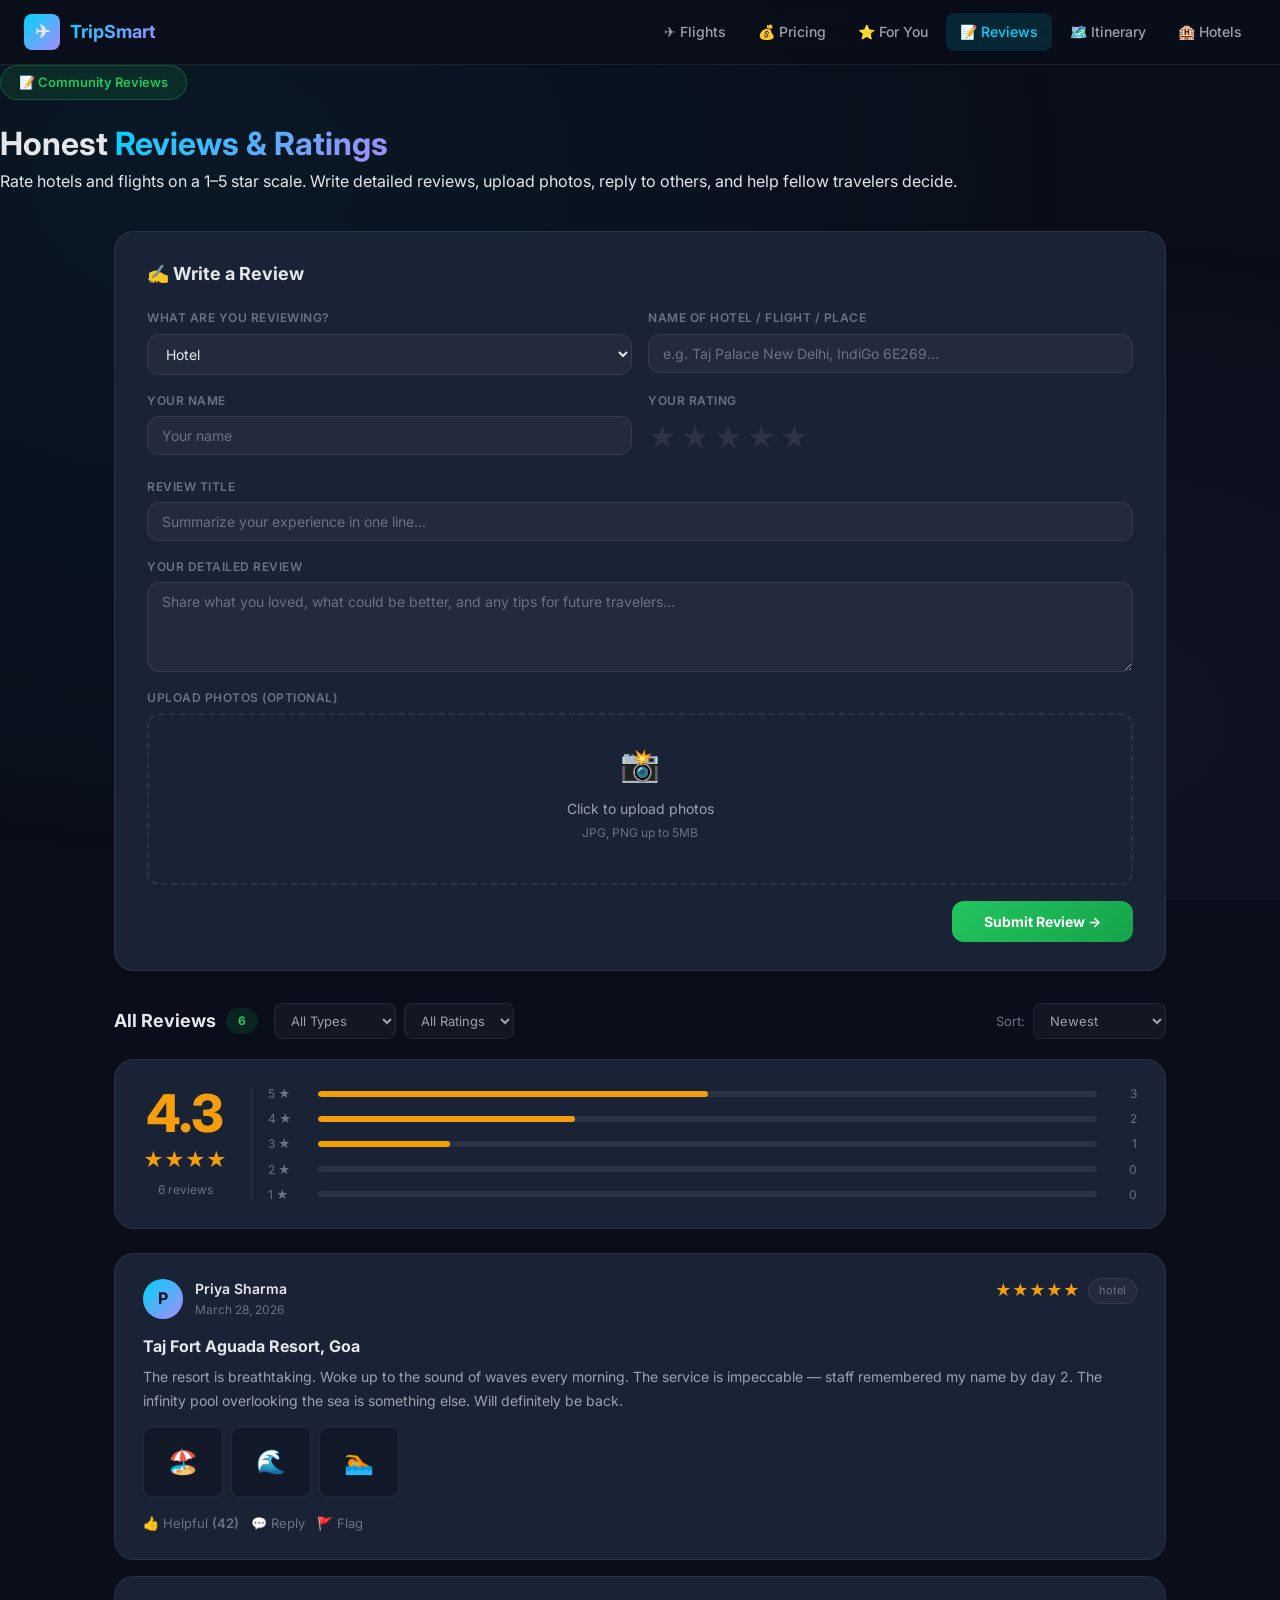
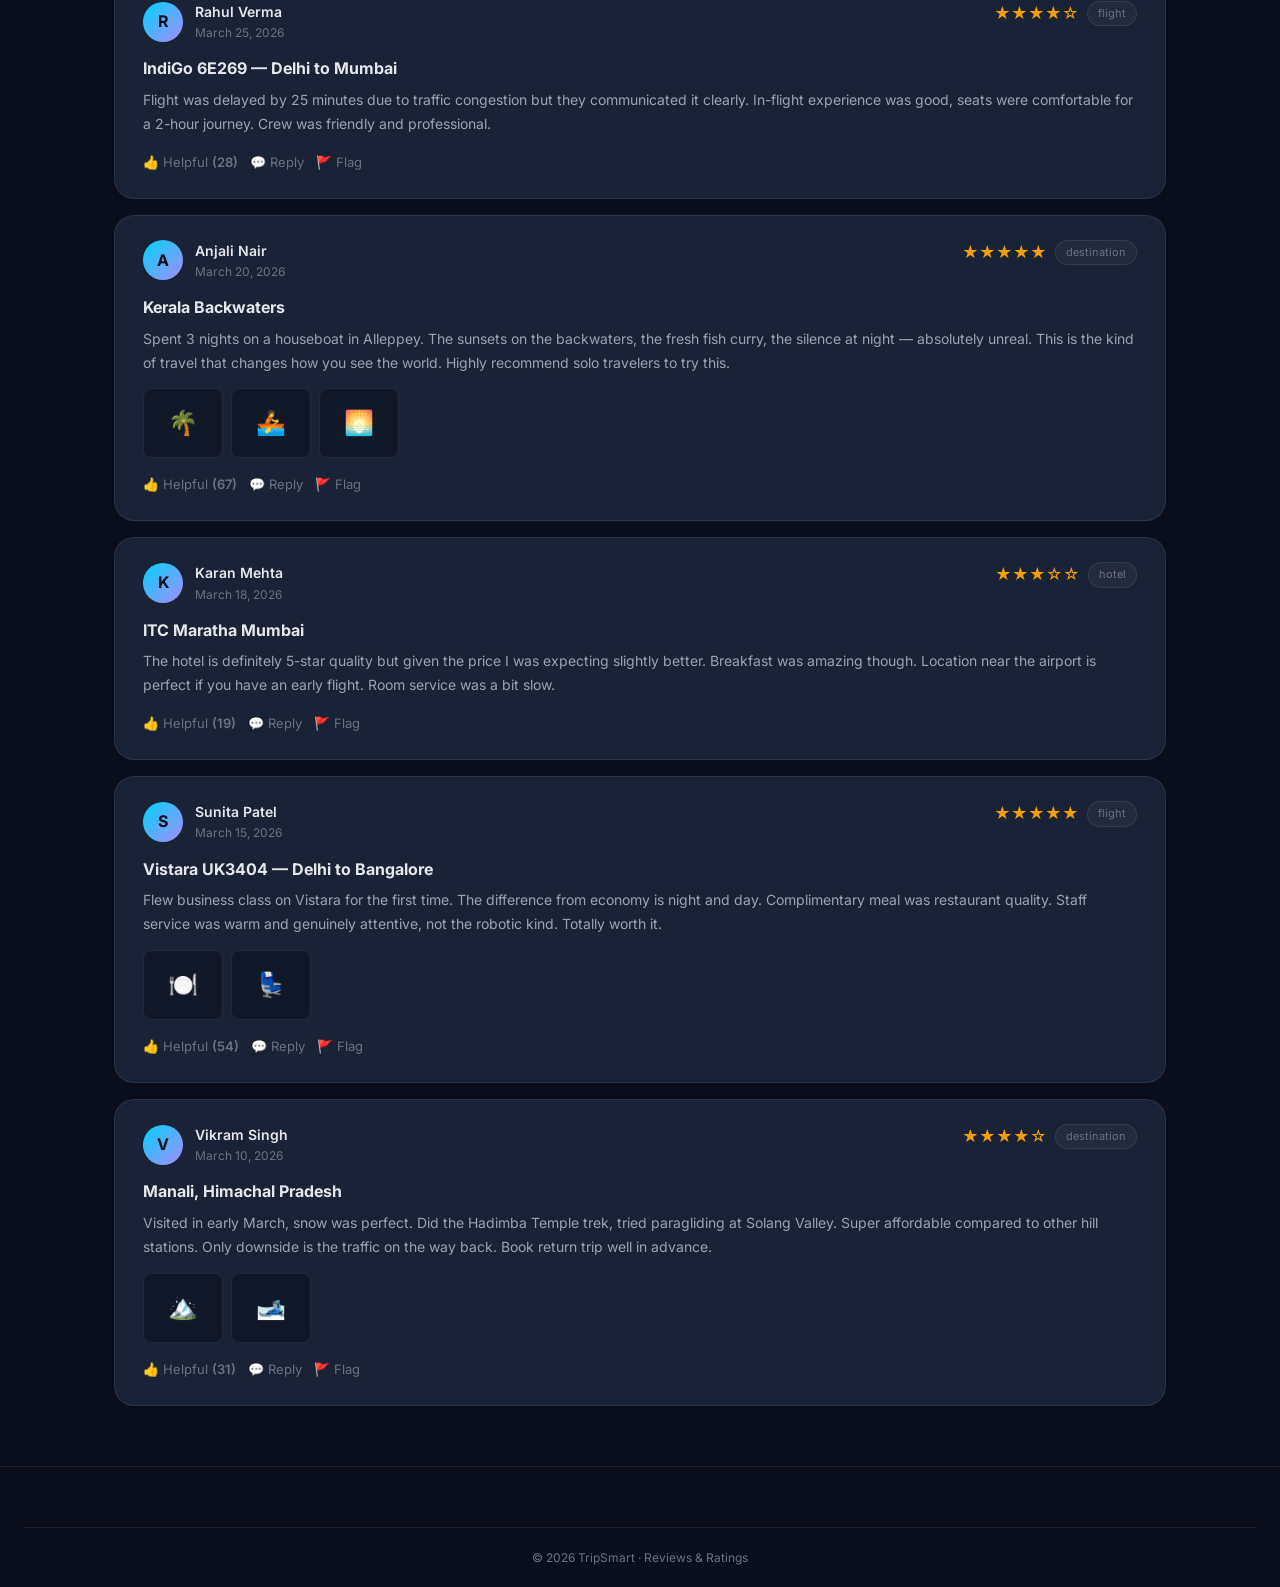
<file: reviews.html>
<!DOCTYPE html>
<html lang="en">
<head>
    <meta charset="UTF-8">
    <meta name="viewport" content="width=device-width, initial-scale=1.0">
    <meta name="description" content="TripSmart Reviews & Ratings - Read and write detailed reviews for hotels and flights. Rate on 1-5 stars, upload photos, reply to reviews.">
    <title>Reviews & Ratings — TripSmart</title>
    <link rel="stylesheet" href="css/home.css">
    <link rel="stylesheet" href="css/reviews.css">
</head>
<body>

<nav class="navbar">
    <div class="nav-inner">
        <a href="index.html" class="nav-logo"><span class="logo-icon">✈</span><span class="logo-name">TripSmart</span></a>
        <div class="nav-links">
            <a href="flights.html">✈ Flights</a>
            <a href="pricing.html">💰 Pricing</a>
            <a href="recommendations.html">⭐ For You</a>
            <a href="reviews.html" class="active">📝 Reviews</a>
            <a href="itinerary.html">🗺️ Itinerary</a>
            <a href="hotels.html">🏨 Hotels</a>
        </div>
        <button class="hamburger" id="hamburger">☰</button>
    </div>
    <div class="mobile-menu" id="mobileMenu">
        <a href="flights.html">✈ Flights</a>
        <a href="pricing.html">💰 Pricing</a>
        <a href="recommendations.html">⭐ For You</a>
        <a href="reviews.html">📝 Reviews</a>
        <a href="itinerary.html">🗺️ Itinerary</a>
        <a href="hotels.html">🏨 Hotels</a>
    </div>
</nav>

<main class="reviews-main">
    <div class="page-hero">
        <div class="page-hero-inner">
            <div class="page-badge">📝 Community Reviews</div>
            <h1>Honest <span class="gradient-text">Reviews & Ratings</span></h1>
            <p>Rate hotels and flights on a 1–5 star scale. Write detailed reviews, upload photos, reply to others, and help fellow travelers decide.</p>
        </div>
    </div>

    <div class="reviews-container">

        <!-- Write Review -->
        <div class="write-review-section">
            <h3>✍️ Write a Review</h3>
            <div class="wr-form">
                <div class="wr-row">
                    <div class="form-group">
                        <label>What are you reviewing?</label>
                        <select id="reviewType">
                            <option value="hotel">Hotel</option>
                            <option value="flight">Flight</option>
                            <option value="destination">Destination</option>
                        </select>
                    </div>
                    <div class="form-group">
                        <label>Name of Hotel / Flight / Place</label>
                        <input type="text" id="reviewSubject" placeholder="e.g. Taj Palace New Delhi, IndiGo 6E269...">
                    </div>
                </div>
                <div class="wr-row">
                    <div class="form-group">
                        <label>Your Name</label>
                        <input type="text" id="reviewerName" placeholder="Your name">
                    </div>
                    <div class="form-group">
                        <label>Your Rating</label>
                        <div class="star-input" id="starInput">
                            <span class="star-btn" data-val="1">★</span>
                            <span class="star-btn" data-val="2">★</span>
                            <span class="star-btn" data-val="3">★</span>
                            <span class="star-btn" data-val="4">★</span>
                            <span class="star-btn" data-val="5">★</span>
                        </div>
                        <input type="hidden" id="ratingVal" value="0">
                    </div>
                </div>
                <div class="form-group full">
                    <label>Review Title</label>
                    <input type="text" id="reviewTitle" placeholder="Summarize your experience in one line...">
                </div>
                <div class="form-group full">
                    <label>Your Detailed Review</label>
                    <textarea id="reviewBody" rows="4" placeholder="Share what you loved, what could be better, and any tips for future travelers..."></textarea>
                </div>
                <div class="form-group full">
                    <label>Upload Photos (optional)</label>
                    <div class="photo-upload-area" id="photoUploadArea">
                        <input type="file" id="photoInput" accept="image/*" multiple style="display:none">
                        <div class="pua-content" onclick="document.getElementById('photoInput').click()">
                            <div class="pua-icon">📸</div>
                            <div class="pua-text">Click to upload photos<br><span>JPG, PNG up to 5MB</span></div>
                        </div>
                        <div class="photo-previews" id="photoPreviews"></div>
                    </div>
                </div>
                <div class="wr-actions">
                    <button class="submit-review-btn" id="submitReviewBtn">Submit Review →</button>
                </div>
            </div>
        </div>

        <!-- Filter & Sort bar -->
        <div class="reviews-toolbar">
            <div class="toolbar-left">
                <div class="reviews-title-area">
                    <h3>All Reviews</h3>
                    <span class="count-badge" id="reviewTotalCount">0</span>
                </div>
                <div class="filter-group">
                    <select id="filterType">
                        <option value="all">All Types</option>
                        <option value="hotel">Hotels</option>
                        <option value="flight">Flights</option>
                        <option value="destination">Destinations</option>
                    </select>
                    <select id="filterStar">
                        <option value="all">All Ratings</option>
                        <option value="5">5 Stars</option>
                        <option value="4">4 Stars</option>
                        <option value="3">3 Stars</option>
                        <option value="2">2 Stars</option>
                        <option value="1">1 Star</option>
                    </select>
                </div>
            </div>
            <div class="toolbar-right">
                <label style="font-size:13px;color:var(--muted)">Sort:</label>
                <select id="sortReviews">
                    <option value="newest">Newest</option>
                    <option value="helpful">Most Helpful</option>
                    <option value="highest">Highest Rated</option>
                    <option value="lowest">Lowest Rated</option>
                </select>
            </div>
        </div>

        <!-- Overall Stats -->
        <div class="overall-stats" id="overallStats"></div>

        <!-- Reviews List -->
        <div class="reviews-list" id="reviewsList"></div>

    </div>
</main>

<footer class="footer">
    <div class="footer-bottom"><p>© 2026 TripSmart · Reviews & Ratings</p></div>
</footer>

<script src="js/reviews.js"></script>
<script>
document.getElementById('hamburger').addEventListener('click', function() {
    document.getElementById('mobileMenu').classList.toggle('open');
});
</script>
</body>
</html>
</file>
<file: css/home.css>
/* home.css - Homepage & Shared Styles */
@import url('https://fonts.googleapis.com/css2?family=Inter:wght@300;400;500;600;700;800&family=JetBrains+Mono:wght@400;500&display=swap');

*, *::before, *::after { margin: 0; padding: 0; box-sizing: border-box; }

:root {
    --bg: #0a0e1a;
    --bg2: #111827;
    --bg3: #1a2235;
    --glass: rgba(255,255,255,0.04);
    --border: rgba(255,255,255,0.08);
    --text: #e5e7eb;
    --text2: #9ca3af;
    --muted: #6b7280;
    --blue: #00d4ff;
    --blue-dim: rgba(0,212,255,0.12);
    --green: #22c55e;
    --green-dim: rgba(34,197,94,0.12);
    --orange: #f59e0b;
    --orange-dim: rgba(245,158,11,0.12);
    --purple: #a78bfa;
    --purple-dim: rgba(167,139,250,0.12);
    --red: #ef4444;
    --red-dim: rgba(239,68,68,0.12);
    --r-sm: 8px; --r-md: 12px; --r-lg: 16px; --r-xl: 20px; --r-2xl: 28px;
    --shadow: 0 10px 40px rgba(0,0,0,0.5);
    --t: 0.3s ease;
}
html { scroll-behavior: smooth; }
body { font-family: 'Inter', sans-serif; background: var(--bg); color: var(--text); line-height: 1.6; overflow-x: hidden; }
body::before {
    content: ''; position: fixed; inset: 0; pointer-events: none; z-index: 0;
    background: radial-gradient(ellipse 900px 700px at 15% 20%, rgba(0,212,255,0.05), transparent),
                radial-gradient(ellipse 700px 500px at 85% 80%, rgba(167,139,250,0.05), transparent);
}
a { text-decoration: none; color: inherit; }
img { max-width: 100%; }
::-webkit-scrollbar { width: 5px; }
::-webkit-scrollbar-track { background: var(--bg); }
::-webkit-scrollbar-thumb { background: rgba(255,255,255,0.15); border-radius: 3px; }

/* ---- NAVBAR ---- */
.navbar {
    position: sticky; top: 0; z-index: 100;
    background: rgba(10,14,26,0.88); backdrop-filter: blur(20px);
    border-bottom: 1px solid var(--border);
}
.nav-inner { max-width: 1300px; margin: 0 auto; padding: 0 24px; display: flex; align-items: center; justify-content: space-between; height: 64px; }
.nav-logo { display: flex; align-items: center; gap: 10px; font-weight: 700; font-size: 18px; }
.logo-icon { width: 36px; height: 36px; background: linear-gradient(135deg, var(--blue), var(--purple)); border-radius: 8px; display: flex; align-items: center; justify-content: center; font-size: 18px; flex-shrink: 0; }
.logo-name { background: linear-gradient(135deg, var(--blue), var(--purple)); -webkit-background-clip: text; -webkit-text-fill-color: transparent; background-clip: text; }
.nav-links { display: flex; gap: 4px; }
.nav-links a { padding: 8px 14px; border-radius: var(--r-sm); font-size: 14px; color: var(--text2); transition: all var(--t); font-weight: 500; }
.nav-links a:hover { background: var(--glass); color: var(--text); }
.nav-links a.active { background: var(--blue-dim); color: var(--blue); }
.hamburger { display: none; background: none; border: 1px solid var(--border); color: var(--text2); padding: 8px 12px; border-radius: var(--r-sm); cursor: pointer; font-size: 18px; }
.mobile-menu { display: none; flex-direction: column; background: var(--bg2); border-top: 1px solid var(--border); padding: 12px; gap: 4px; }
.mobile-menu.open { display: flex; }
.mobile-menu a { padding: 10px 16px; border-radius: var(--r-sm); color: var(--text2); font-size: 14px; font-weight: 500; }
.mobile-menu a:hover { background: var(--glass); color: var(--text); }

/* ---- HERO ---- */
.hero {
    position: relative; z-index: 1; min-height: 90vh;
    display: flex; align-items: center; justify-content: space-between;
    max-width: 1300px; margin: 0 auto; padding: 60px 24px; gap: 40px;
}
.hero-bg {
    position: absolute; inset: 0; z-index: -1;
    background: radial-gradient(ellipse 600px 400px at 30% 50%, rgba(0,212,255,0.07), transparent);
    pointer-events: none;
}
.hero-content { flex: 1; max-width: 600px; }
.hero-badge { display: inline-flex; align-items: center; gap: 8px; background: var(--blue-dim); border: 1px solid rgba(0,212,255,0.2); color: var(--blue); padding: 6px 16px; border-radius: 20px; font-size: 13px; font-weight: 500; margin-bottom: 24px; }
.hero-title { font-size: clamp(36px, 5vw, 60px); font-weight: 800; line-height: 1.1; letter-spacing: -2px; margin-bottom: 18px; }
.gradient-text { background: linear-gradient(135deg, var(--blue), var(--purple)); -webkit-background-clip: text; -webkit-text-fill-color: transparent; background-clip: text; }
.hero-sub { font-size: 17px; color: var(--text2); margin-bottom: 32px; line-height: 1.7; }
.hero-search-bar { display: flex; gap: 10px; margin-bottom: 36px; }
.hero-search-bar input { flex: 1; height: 50px; background: var(--glass); border: 1px solid var(--border); border-radius: var(--r-lg); padding: 0 18px; font-family: inherit; font-size: 14px; color: var(--text); outline: none; transition: all var(--t); }
.hero-search-bar input:focus { border-color: var(--blue); background: var(--blue-dim); }
.hero-search-bar input::placeholder { color: var(--muted); }
.hero-btn { height: 50px; padding: 0 28px; background: linear-gradient(135deg, var(--blue), var(--purple)); border: none; border-radius: var(--r-lg); color: #0a0e1a; font-weight: 700; font-size: 15px; cursor: pointer; transition: all var(--t); white-space: nowrap; }
.hero-btn:hover { transform: translateY(-2px); box-shadow: 0 8px 25px rgba(0,212,255,0.3); }
.hero-stats { display: flex; align-items: center; gap: 24px; }
.hero-stat strong { display: block; font-size: 24px; font-weight: 800; color: var(--text); }
.hero-stat span { font-size: 12px; color: var(--muted); text-transform: uppercase; letter-spacing: 0.5px; }
.hero-stat-div { width: 1px; height: 36px; background: var(--border); }

/* floating cards */
.hero-visual { flex: 1; max-width: 420px; position: relative; min-height: 360px; display: flex; align-items: center; justify-content: center; }
.floating-card {
    position: absolute; background: rgba(17,24,39,0.9); backdrop-filter: blur(12px);
    border: 1px solid var(--border); border-radius: var(--r-lg); padding: 16px 20px;
    display: flex; align-items: center; gap: 14px; min-width: 260px;
    box-shadow: var(--shadow); animation: float 4s ease-in-out infinite;
}
.floating-card.card-1 { top: 20px; left: 0; animation-delay: 0s; }
.floating-card.card-2 { top: 50%; left: 30px; transform: translateY(-50%); animation-delay: 1.3s; }
.floating-card.card-3 { bottom: 20px; left: 0; animation-delay: 2.6s; }
@keyframes float { 0%,100%{transform: translateY(0)} 50%{transform: translateY(-10px)} }
.floating-card.card-2 { animation: float2 4s ease-in-out infinite 1.3s; }
@keyframes float2 { 0%,100%{transform: translateY(-50%)} 50%{transform: translateY(calc(-50% - 10px))} }
.fc-icon { width: 40px; height: 40px; border-radius: var(--r-sm); display: flex; align-items: center; justify-content: center; font-size: 20px; flex-shrink: 0; background: var(--glass); }
.fc-info { flex: 1; }
.fc-title { font-size: 14px; font-weight: 600; }
.fc-sub { font-size: 12px; color: var(--text2); }
.fc-badge { padding: 4px 10px; border-radius: 20px; font-size: 12px; font-weight: 600; flex-shrink: 0; }
.fc-badge.green { background: var(--green-dim); color: var(--green); }
.fc-badge.orange { background: var(--orange-dim); color: var(--orange); }
.fc-badge.blue { background: var(--blue-dim); color: var(--blue); }

/* ---- FEATURES GRID ---- */
.features-section { position: relative; z-index: 1; max-width: 1300px; margin: 0 auto; padding: 80px 24px; }
.section-header { text-align: center; margin-bottom: 50px; }
.section-header h2 { font-size: clamp(28px, 4vw, 44px); font-weight: 800; letter-spacing: -1px; margin-bottom: 12px; }
.section-header p { font-size: 16px; color: var(--text2); }
.features-grid { display: grid; grid-template-columns: repeat(3, 1fr); gap: 20px; }
.feature-card {
    position: relative; background: var(--bg3); border: 1px solid var(--border);
    border-radius: var(--r-xl); padding: 28px; display: flex; flex-direction: column;
    gap: 12px; transition: all var(--t); overflow: hidden; cursor: pointer;
}
.feature-card::before { content: ''; position: absolute; inset: 0; opacity: 0; transition: opacity var(--t); border-radius: inherit; }
.feature-card:hover { transform: translateY(-4px); box-shadow: 0 12px 40px rgba(0,0,0,0.4); }
.fc-flights::before { background: radial-gradient(ellipse at top left, rgba(0,212,255,0.08), transparent); }
.fc-pricing::before { background: radial-gradient(ellipse at top left, rgba(245,158,11,0.08), transparent); }
.fc-reco::before { background: radial-gradient(ellipse at top left, rgba(167,139,250,0.08), transparent); }
.fc-reviews::before { background: radial-gradient(ellipse at top left, rgba(34,197,94,0.08), transparent); }
.fc-itinerary::before { background: radial-gradient(ellipse at top left, rgba(0,212,255,0.08), transparent); }
.fc-hotels::before { background: radial-gradient(ellipse at top left, rgba(245,158,11,0.08), transparent); }
.feature-card:hover::before { opacity: 1; }
.fc-card-icon { font-size: 32px; }
.fc-card-tag { position: absolute; top: 20px; right: 20px; font-size: 10px; font-weight: 700; text-transform: uppercase; letter-spacing: 1px; background: var(--glass); border: 1px solid var(--border); padding: 3px 10px; border-radius: 20px; color: var(--muted); }
.feature-card h3 { font-size: 18px; font-weight: 700; }
.feature-card p { font-size: 14px; color: var(--text2); line-height: 1.6; flex: 1; }
.fc-card-footer { display: flex; flex-wrap: wrap; gap: 6px; }
.fc-pill { font-size: 11px; padding: 3px 10px; background: var(--glass); border: 1px solid var(--border); border-radius: 20px; color: var(--muted); }
.fc-arrow { position: absolute; bottom: 24px; right: 24px; font-size: 18px; color: var(--muted); transition: all var(--t); }
.feature-card:hover .fc-arrow { color: var(--blue); transform: translateX(4px); }

/* ---- TICKER ---- */
.ticker-section { position: relative; z-index: 1; background: var(--bg2); border-top: 1px solid var(--border); border-bottom: 1px solid var(--border); padding: 14px 0; display: flex; align-items: center; overflow: hidden; }
.ticker-label { flex-shrink: 0; padding: 0 20px; font-size: 12px; font-weight: 700; color: var(--red); letter-spacing: 1px; border-right: 1px solid var(--border); white-space: nowrap; }
.ticker-track { flex: 1; overflow: hidden; }
.ticker-inner { display: flex; gap: 60px; white-space: nowrap; animation: ticker-scroll 40s linear infinite; }
@keyframes ticker-scroll { from { transform: translateX(0); } to { transform: translateX(-50%); } }
.ticker-item { font-size: 13px; color: var(--text2); flex-shrink: 0; }

/* ---- WHY SECTION ---- */
.why-section { position: relative; z-index: 1; max-width: 1300px; margin: 0 auto; padding: 80px 24px; }
.why-grid { display: grid; grid-template-columns: 1fr 1fr; gap: 60px; align-items: center; }
.why-text h2 { font-size: clamp(28px, 3.5vw, 40px); font-weight: 800; letter-spacing: -1px; margin-bottom: 16px; }
.why-text p { color: var(--text2); font-size: 15px; line-height: 1.8; margin-bottom: 24px; }
.why-list { list-style: none; display: flex; flex-direction: column; gap: 12px; margin-bottom: 32px; }
.why-list li { font-size: 14px; color: var(--text2); }
.cta-btn { display: inline-block; padding: 14px 32px; background: linear-gradient(135deg, var(--blue), var(--purple)); border-radius: var(--r-lg); color: #0a0e1a; font-weight: 700; font-size: 15px; transition: all var(--t); }
.cta-btn:hover { transform: translateY(-2px); box-shadow: 0 8px 25px rgba(0,212,255,0.3); }
.why-visual { display: grid; grid-template-columns: 1fr 1fr; gap: 16px; }
.stat-box { background: var(--bg3); border: 1px solid var(--border); border-radius: var(--r-lg); padding: 28px; text-align: center; transition: all var(--t); }
.stat-box:hover { border-color: rgba(0,212,255,0.2); transform: translateY(-3px); }
.stat-num { font-size: 36px; font-weight: 800; background: linear-gradient(135deg, var(--blue), var(--purple)); -webkit-background-clip: text; -webkit-text-fill-color: transparent; background-clip: text; }
.stat-label { font-size: 13px; color: var(--muted); margin-top: 4px; }

/* ---- FOOTER ---- */
.footer { position: relative; z-index: 1; border-top: 1px solid var(--border); padding: 60px 24px 0; }
.footer-inner { max-width: 1300px; margin: 0 auto; display: grid; grid-template-columns: 2fr 1fr 1fr; gap: 40px; padding-bottom: 40px; }
.footer-brand p { font-size: 13px; color: var(--muted); margin-top: 12px; max-width: 260px; }
.footer-links h4 { font-size: 14px; font-weight: 600; margin-bottom: 16px; color: var(--text); }
.footer-links a { display: block; font-size: 13px; color: var(--muted); margin-bottom: 10px; transition: color var(--t); }
.footer-links a:hover { color: var(--blue); }
.footer-bottom { max-width: 1300px; margin: 0 auto; border-top: 1px solid var(--border); padding: 20px 0; text-align: center; font-size: 12px; color: var(--muted); }

/* ---- RESPONSIVE ---- */
@media (max-width: 1024px) {
    .features-grid { grid-template-columns: repeat(2, 1fr); }
    .hero { flex-direction: column; min-height: auto; padding: 40px 24px; }
    .hero-visual { display: none; }
    .why-grid { grid-template-columns: 1fr; }
}
@media (max-width: 768px) {
    .nav-links { display: none; }
    .hamburger { display: block; }
    .features-grid { grid-template-columns: 1fr; }
    .footer-inner { grid-template-columns: 1fr; gap: 28px; }
    .why-visual { grid-template-columns: repeat(2, 1fr); }
}
</file>
<file: css/style.css>
/* style.css - Flight Tracker Theme */
/* Dark aviation-inspired design with glassmorphism */

@import url('https://fonts.googleapis.com/css2?family=Inter:wght@300;400;500;600;700&family=JetBrains+Mono:wght@400;500&display=swap');

/* ============ RESET & BASE ============ */
*, *::before, *::after {
    margin: 0;
    padding: 0;
    box-sizing: border-box;
}

:root {
    --bg-primary: #0a0e1a;
    --bg-secondary: #111827;
    --bg-card: rgba(17, 24, 39, 0.7);
    --bg-card-hover: rgba(25, 35, 55, 0.85);
    --bg-glass: rgba(255, 255, 255, 0.04);
    --border-color: rgba(255, 255, 255, 0.08);
    --border-glow: rgba(0, 212, 255, 0.2);
    --text-primary: #e5e7eb;
    --text-secondary: #9ca3af;
    --text-muted: #6b7280;
    --accent-blue: #00d4ff;
    --accent-blue-dim: rgba(0, 212, 255, 0.15);
    --accent-green: #22c55e;
    --accent-green-dim: rgba(34, 197, 94, 0.15);
    --accent-orange: #f59e0b;
    --accent-orange-dim: rgba(245, 158, 11, 0.15);
    --accent-red: #ef4444;
    --accent-red-dim: rgba(239, 68, 68, 0.15);
    --accent-purple: #a78bfa;
    --accent-purple-dim: rgba(167, 139, 250, 0.15);
    --shadow-sm: 0 1px 3px rgba(0,0,0,0.3);
    --shadow-md: 0 4px 15px rgba(0,0,0,0.4);
    --shadow-lg: 0 10px 40px rgba(0,0,0,0.5);
    --radius-sm: 8px;
    --radius-md: 12px;
    --radius-lg: 16px;
    --radius-xl: 20px;
    --transition-fast: 0.2s ease;
    --transition-normal: 0.3s ease;
}

html {
    scroll-behavior: smooth;
}

body {
    font-family: 'Inter', -apple-system, BlinkMacSystemFont, sans-serif;
    background: var(--bg-primary);
    color: var(--text-primary);
    min-height: 100vh;
    line-height: 1.6;
    overflow-x: hidden;
}

/* animated background */
body::before {
    content: '';
    position: fixed;
    top: 0;
    left: 0;
    right: 0;
    bottom: 0;
    background:
        radial-gradient(ellipse 800px 600px at 20% 20%, rgba(0, 212, 255, 0.06), transparent),
        radial-gradient(ellipse 600px 400px at 80% 80%, rgba(167, 139, 250, 0.05), transparent),
        radial-gradient(ellipse 400px 300px at 50% 50%, rgba(0, 212, 255, 0.03), transparent);
    pointer-events: none;
    z-index: 0;
}

/* ============ SCROLLBAR ============ */
::-webkit-scrollbar {
    width: 6px;
}

::-webkit-scrollbar-track {
    background: var(--bg-primary);
}

::-webkit-scrollbar-thumb {
    background: rgba(255,255,255,0.15);
    border-radius: 3px;
}

::-webkit-scrollbar-thumb:hover {
    background: rgba(255,255,255,0.25);
}

/* ============ HEADER ============ */
.app-header {
    position: sticky;
    top: 0;
    z-index: 100;
    background: rgba(10, 14, 26, 0.85);
    backdrop-filter: blur(20px);
    -webkit-backdrop-filter: blur(20px);
    border-bottom: 1px solid var(--border-color);
    padding: 0 24px;
}

.header-inner {
    max-width: 1400px;
    margin: 0 auto;
    display: flex;
    align-items: center;
    justify-content: space-between;
    height: 68px;
    gap: 20px;
}

.logo-section {
    display: flex;
    align-items: center;
    gap: 12px;
    flex-shrink: 0;
}

.logo-icon {
    width: 40px;
    height: 40px;
    background: linear-gradient(135deg, var(--accent-blue), var(--accent-purple));
    border-radius: var(--radius-sm);
    display: flex;
    align-items: center;
    justify-content: center;
    font-size: 22px;
}

.logo-text {
    font-size: 20px;
    font-weight: 700;
    letter-spacing: -0.5px;
    background: linear-gradient(135deg, var(--accent-blue), var(--accent-purple));
    -webkit-background-clip: text;
    -webkit-text-fill-color: transparent;
    background-clip: text;
}

.logo-text small {
    display: block;
    font-size: 11px;
    font-weight: 400;
    letter-spacing: 1px;
    -webkit-text-fill-color: var(--text-muted);
    text-transform: uppercase;
}

/* search bar */
.search-wrapper {
    flex: 1;
    max-width: 500px;
    position: relative;
}

.search-bar {
    width: 100%;
    height: 42px;
    background: var(--bg-glass);
    border: 1px solid var(--border-color);
    border-radius: var(--radius-lg);
    padding: 0 16px 0 44px;
    font-family: inherit;
    font-size: 14px;
    color: var(--text-primary);
    outline: none;
    transition: all var(--transition-normal);
}

.search-bar:focus {
    border-color: var(--accent-blue);
    background: rgba(0, 212, 255, 0.05);
    box-shadow: 0 0 0 3px var(--accent-blue-dim);
}

.search-bar::placeholder {
    color: var(--text-muted);
}

.search-icon {
    position: absolute;
    left: 14px;
    top: 50%;
    transform: translateY(-50%);
    color: var(--text-muted);
    font-size: 16px;
    pointer-events: none;
}

/* search results dropdown */
.search-results {
    position: absolute;
    top: calc(100% + 8px);
    left: 0;
    right: 0;
    background: var(--bg-secondary);
    border: 1px solid var(--border-color);
    border-radius: var(--radius-md);
    box-shadow: var(--shadow-lg);
    max-height: 360px;
    overflow-y: auto;
    display: none;
    z-index: 200;
}

.search-results.active {
    display: block;
}

.search-result-item {
    padding: 12px 16px;
    display: flex;
    align-items: center;
    gap: 14px;
    cursor: pointer;
    border-bottom: 1px solid var(--border-color);
    transition: background var(--transition-fast);
}

.search-result-item:last-child {
    border-bottom: none;
}

.search-result-item:hover {
    background: var(--bg-glass);
}

.search-result-item .sr-flight-num {
    font-family: 'JetBrains Mono', monospace;
    font-weight: 600;
    font-size: 14px;
    color: var(--accent-blue);
    min-width: 70px;
}

.search-result-item .sr-route {
    flex: 1;
    font-size: 13px;
    color: var(--text-secondary);
}

.search-result-item .sr-status {
    font-size: 12px;
    padding: 3px 10px;
    border-radius: 20px;
    font-weight: 500;
}

.search-result-item .sr-add-btn {
    background: var(--accent-blue-dim);
    color: var(--accent-blue);
    border: 1px solid rgba(0, 212, 255, 0.3);
    padding: 5px 14px;
    border-radius: 20px;
    font-size: 12px;
    cursor: pointer;
    font-weight: 500;
    transition: all var(--transition-fast);
}

.search-result-item .sr-add-btn:hover {
    background: var(--accent-blue);
    color: var(--bg-primary);
}

.sr-add-btn.added {
    background: var(--accent-green-dim);
    color: var(--accent-green);
    border-color: rgba(34, 197, 94, 0.3);
    pointer-events: none;
}

/* header right side */
.header-actions {
    display: flex;
    align-items: center;
    gap: 12px;
    flex-shrink: 0;
}

.live-clock {
    font-family: 'JetBrains Mono', monospace;
    font-size: 14px;
    color: var(--text-secondary);
    background: var(--bg-glass);
    padding: 6px 14px;
    border-radius: var(--radius-sm);
    border: 1px solid var(--border-color);
}

.live-indicator {
    display: flex;
    align-items: center;
    gap: 8px;
    font-size: 12px;
    font-weight: 500;
    color: var(--accent-green);
    text-transform: uppercase;
    letter-spacing: 1px;
}

.live-dot {
    width: 8px;
    height: 8px;
    background: var(--accent-green);
    border-radius: 50%;
    animation: pulse-dot 2s ease-in-out infinite;
}

@keyframes pulse-dot {
    0%, 100% { opacity: 1; box-shadow: 0 0 0 0 rgba(34, 197, 94, 0.5); }
    50% { opacity: 0.7; box-shadow: 0 0 0 6px rgba(34, 197, 94, 0); }
}

.notif-btn {
    background: var(--bg-glass);
    border: 1px solid var(--border-color);
    color: var(--text-secondary);
    width: 42px;
    height: 42px;
    border-radius: var(--radius-sm);
    display: flex;
    align-items: center;
    justify-content: center;
    cursor: pointer;
    font-size: 18px;
    transition: all var(--transition-fast);
    position: relative;
}

.notif-btn:hover {
    background: var(--accent-blue-dim);
    color: var(--accent-blue);
    border-color: var(--border-glow);
}

/* ============ MAIN CONTENT ============ */
.main-content {
    position: relative;
    z-index: 1;
    max-width: 1400px;
    margin: 0 auto;
    padding: 28px 24px;
}

/* Stats strip */
.stats-strip {
    display: grid;
    grid-template-columns: repeat(auto-fit, minmax(180px, 1fr));
    gap: 16px;
    margin-bottom: 28px;
}

.stat-card {
    background: var(--bg-card);
    backdrop-filter: blur(10px);
    border: 1px solid var(--border-color);
    border-radius: var(--radius-md);
    padding: 18px 20px;
    display: flex;
    align-items: center;
    gap: 14px;
    transition: all var(--transition-normal);
}

.stat-card:hover {
    border-color: var(--border-glow);
    transform: translateY(-2px);
    box-shadow: var(--shadow-md);
}

.stat-icon {
    width: 44px;
    height: 44px;
    border-radius: var(--radius-sm);
    display: flex;
    align-items: center;
    justify-content: center;
    font-size: 20px;
    flex-shrink: 0;
}

.stat-icon.blue { background: var(--accent-blue-dim); }
.stat-icon.green { background: var(--accent-green-dim); }
.stat-icon.orange { background: var(--accent-orange-dim); }
.stat-icon.red { background: var(--accent-red-dim); }
.stat-icon.purple { background: var(--accent-purple-dim); }

.stat-info h3 {
    font-size: 24px;
    font-weight: 700;
    line-height: 1.2;
}

.stat-info p {
    font-size: 12px;
    color: var(--text-muted);
    text-transform: uppercase;
    letter-spacing: 0.5px;
}

/* Section headers */
.section-header {
    display: flex;
    align-items: center;
    justify-content: space-between;
    margin-bottom: 20px;
}

.section-title {
    font-size: 18px;
    font-weight: 600;
    color: var(--text-primary);
    display: flex;
    align-items: center;
    gap: 10px;
}

.section-title .count-badge {
    background: var(--accent-blue-dim);
    color: var(--accent-blue);
    font-size: 12px;
    padding: 2px 10px;
    border-radius: 20px;
    font-weight: 600;
}

.filter-tabs {
    display: flex;
    gap: 4px;
    background: var(--bg-glass);
    padding: 4px;
    border-radius: var(--radius-sm);
    border: 1px solid var(--border-color);
}

.filter-tab {
    padding: 6px 16px;
    font-size: 12px;
    font-weight: 500;
    color: var(--text-muted);
    background: none;
    border: none;
    border-radius: 6px;
    cursor: pointer;
    transition: all var(--transition-fast);
    font-family: inherit;
}

.filter-tab:hover {
    color: var(--text-secondary);
}

.filter-tab.active {
    background: var(--accent-blue-dim);
    color: var(--accent-blue);
}

/* ============ FLIGHT CARDS GRID ============ */
.flights-grid {
    display: grid;
    grid-template-columns: repeat(auto-fill, minmax(380px, 1fr));
    gap: 18px;
    margin-bottom: 40px;
}

/* Empty state */
.empty-state {
    grid-column: 1 / -1;
    text-align: center;
    padding: 80px 20px;
}

.empty-state .empty-icon {
    font-size: 64px;
    margin-bottom: 20px;
    opacity: 0.3;
}

.empty-state h3 {
    font-size: 20px;
    font-weight: 600;
    margin-bottom: 8px;
    color: var(--text-secondary);
}

.empty-state p {
    color: var(--text-muted);
    font-size: 14px;
    max-width: 400px;
    margin: 0 auto;
}

/* Flight Card */
.flight-card {
    background: var(--bg-card);
    backdrop-filter: blur(12px);
    border: 1px solid var(--border-color);
    border-radius: var(--radius-lg);
    overflow: hidden;
    transition: all var(--transition-normal);
    cursor: pointer;
    position: relative;
}

.flight-card:hover {
    border-color: var(--border-glow);
    transform: translateY(-3px);
    box-shadow: 0 8px 30px rgba(0, 212, 255, 0.08);
}

.flight-card.status-updated {
    animation: card-pulse 1s ease;
}

@keyframes card-pulse {
    0% { box-shadow: 0 0 0 0 rgba(0, 212, 255, 0.3); }
    50% { box-shadow: 0 0 0 8px rgba(0, 212, 255, 0); }
    100% { box-shadow: 0 0 0 0 rgba(0, 212, 255, 0); }
}

.card-top {
    padding: 18px 20px 14px;
    display: flex;
    align-items: center;
    justify-content: space-between;
}

.card-airline {
    display: flex;
    align-items: center;
    gap: 10px;
}

.airline-logo {
    width: 36px;
    height: 36px;
    background: var(--bg-glass);
    border: 1px solid var(--border-color);
    border-radius: var(--radius-sm);
    display: flex;
    align-items: center;
    justify-content: center;
    font-weight: 700;
    font-size: 11px;
    color: var(--accent-blue);
    font-family: 'JetBrains Mono', monospace;
}

.card-airline-info .flight-num {
    font-family: 'JetBrains Mono', monospace;
    font-size: 15px;
    font-weight: 600;
    color: var(--text-primary);
}

.card-airline-info .airline-name {
    font-size: 12px;
    color: var(--text-muted);
}

.card-actions {
    display: flex;
    align-items: center;
    gap: 8px;
}

.remove-btn {
    width: 30px;
    height: 30px;
    border-radius: 50%;
    border: 1px solid var(--border-color);
    background: var(--bg-glass);
    color: var(--text-muted);
    display: flex;
    align-items: center;
    justify-content: center;
    cursor: pointer;
    font-size: 14px;
    transition: all var(--transition-fast);
}

.remove-btn:hover {
    background: var(--accent-red-dim);
    color: var(--accent-red);
    border-color: rgba(239, 68, 68, 0.3);
}

/* Status badge */
.status-badge {
    display: inline-flex;
    align-items: center;
    gap: 6px;
    padding: 4px 12px;
    border-radius: 20px;
    font-size: 12px;
    font-weight: 600;
    text-transform: uppercase;
    letter-spacing: 0.3px;
}

.status-badge::before {
    content: '';
    width: 6px;
    height: 6px;
    border-radius: 50%;
}

.status-scheduled { background: rgba(107, 114, 128, 0.2); color: #9ca3af; }
.status-scheduled::before { background: #9ca3af; }

.status-ontime { background: var(--accent-green-dim); color: var(--accent-green); }
.status-ontime::before { background: var(--accent-green); }

.status-boarding { background: var(--accent-orange-dim); color: var(--accent-orange); }
.status-boarding::before { background: var(--accent-orange); animation: pulse-dot 1.5s ease-in-out infinite; }

.status-departed { background: var(--accent-blue-dim); color: var(--accent-blue); }
.status-departed::before { background: var(--accent-blue); }

.status-inair { background: var(--accent-purple-dim); color: var(--accent-purple); }
.status-inair::before { background: var(--accent-purple); animation: pulse-dot 2s ease-in-out infinite; }

.status-landed { background: var(--accent-green-dim); color: var(--accent-green); }
.status-landed::before { background: var(--accent-green); }

.status-delayed { background: var(--accent-red-dim); color: var(--accent-red); }
.status-delayed::before { background: var(--accent-red); animation: pulse-dot 1s ease-in-out infinite; }

.status-cancelled { background: var(--accent-red-dim); color: var(--accent-red); }
.status-cancelled::before { background: var(--accent-red); }

/* Route display */
.card-route {
    padding: 10px 20px 18px;
}

.route-line {
    display: flex;
    align-items: center;
    justify-content: space-between;
    position: relative;
    margin-bottom: 6px;
}

.route-city {
    text-align: center;
    z-index: 2;
}

.route-city .city-code {
    font-family: 'JetBrains Mono', monospace;
    font-size: 22px;
    font-weight: 700;
    color: var(--text-primary);
}

.route-city .city-name {
    font-size: 11px;
    color: var(--text-muted);
    margin-top: 2px;
}

/* flight path line between cities */
.route-path {
    flex: 1;
    display: flex;
    align-items: center;
    padding: 0 16px;
    position: relative;
}

.route-path-line {
    width: 100%;
    height: 2px;
    background: var(--border-color);
    position: relative;
}

.route-path-progress {
    position: absolute;
    top: 0;
    left: 0;
    height: 100%;
    background: linear-gradient(90deg, var(--accent-blue), var(--accent-purple));
    border-radius: 2px;
    transition: width 1s ease;
}

.route-path-plane {
    position: absolute;
    top: 50%;
    transform: translate(-50%, -50%);
    font-size: 16px;
    transition: left 1s ease;
    filter: drop-shadow(0 0 4px var(--accent-blue));
}

/* Times row */
.card-times {
    display: flex;
    justify-content: space-between;
    padding: 0 20px;
}

.time-block .time-label {
    font-size: 10px;
    color: var(--text-muted);
    text-transform: uppercase;
    letter-spacing: 0.5px;
    margin-bottom: 2px;
}

.time-block .time-value {
    font-family: 'JetBrains Mono', monospace;
    font-size: 14px;
    font-weight: 500;
    color: var(--text-secondary);
}

.time-block .time-value.revised {
    color: var(--accent-orange);
}

.time-block .time-original {
    font-size: 11px;
    color: var(--text-muted);
    text-decoration: line-through;
}

.time-block.right-align {
    text-align: right;
}

/* Card footer */
.card-footer {
    margin-top: 14px;
    padding: 12px 20px;
    background: rgba(0,0,0,0.15);
    border-top: 1px solid var(--border-color);
    display: flex;
    align-items: center;
    justify-content: space-between;
    font-size: 12px;
}

.card-footer-left {
    display: flex;
    gap: 16px;
    color: var(--text-muted);
}

.card-footer-left span {
    display: flex;
    align-items: center;
    gap: 5px;
}

.delay-reason {
    color: var(--accent-red);
    font-size: 11px;
    font-style: italic;
    max-width: 200px;
    white-space: nowrap;
    overflow: hidden;
    text-overflow: ellipsis;
}

.card-footer-right {
    font-size: 11px;
    color: var(--text-muted);
}

/* ============ FLIGHT DETAIL MODAL ============ */
.modal-overlay {
    position: fixed;
    inset: 0;
    background: rgba(0, 0, 0, 0.6);
    backdrop-filter: blur(6px);
    z-index: 1000;
    display: none;
    align-items: center;
    justify-content: center;
    padding: 20px;
}

.modal-overlay.active {
    display: flex;
}

.modal-container {
    background: var(--bg-secondary);
    border: 1px solid var(--border-color);
    border-radius: var(--radius-xl);
    width: 100%;
    max-width: 680px;
    max-height: 85vh;
    overflow-y: auto;
    box-shadow: var(--shadow-lg);
    animation: modal-enter 0.3s ease;
}

@keyframes modal-enter {
    from { opacity: 0; transform: scale(0.95) translateY(10px); }
    to { opacity: 1; transform: scale(1) translateY(0); }
}

.modal-header {
    padding: 24px 28px 18px;
    display: flex;
    align-items: flex-start;
    justify-content: space-between;
    border-bottom: 1px solid var(--border-color);
}

.modal-flight-info h2 {
    font-family: 'JetBrains Mono', monospace;
    font-size: 24px;
    font-weight: 700;
    color: var(--text-primary);
    margin-bottom: 4px;
}

.modal-flight-info .modal-airline {
    font-size: 14px;
    color: var(--text-secondary);
}

.modal-close {
    width: 36px;
    height: 36px;
    border-radius: 50%;
    border: 1px solid var(--border-color);
    background: var(--bg-glass);
    color: var(--text-muted);
    font-size: 18px;
    cursor: pointer;
    display: flex;
    align-items: center;
    justify-content: center;
    transition: all var(--transition-fast);
}

.modal-close:hover {
    background: var(--accent-red-dim);
    color: var(--accent-red);
}

/* modal route display */
.modal-route {
    padding: 24px 28px;
    display: flex;
    align-items: center;
    gap: 20px;
}

.modal-airport {
    flex: 1;
}

.modal-airport .airport-code {
    font-family: 'JetBrains Mono', monospace;
    font-size: 32px;
    font-weight: 700;
}

.modal-airport .airport-city {
    font-size: 14px;
    color: var(--text-secondary);
}

.modal-airport .airport-name {
    font-size: 11px;
    color: var(--text-muted);
    margin-top: 2px;
}

.modal-airport.dest {
    text-align: right;
}

.modal-route-mid {
    display: flex;
    flex-direction: column;
    align-items: center;
    gap: 4px;
    min-width: 120px;
}

.modal-route-mid .duration {
    font-size: 12px;
    color: var(--text-muted);
}

.modal-route-mid .route-icon {
    font-size: 24px;
    color: var(--accent-blue);
}

/* modal details grid */
.modal-details {
    padding: 0 28px 20px;
    display: grid;
    grid-template-columns: repeat(2, 1fr);
    gap: 14px;
}

.detail-item {
    background: var(--bg-glass);
    border: 1px solid var(--border-color);
    border-radius: var(--radius-sm);
    padding: 14px 16px;
}

.detail-item .detail-label {
    font-size: 10px;
    color: var(--text-muted);
    text-transform: uppercase;
    letter-spacing: 0.5px;
    margin-bottom: 4px;
}

.detail-item .detail-value {
    font-size: 15px;
    font-weight: 600;
    color: var(--text-primary);
}

.detail-item .detail-sub {
    font-size: 11px;
    color: var(--text-muted);
    margin-top: 2px;
}

.detail-item.full-width {
    grid-column: 1 / -1;
}

/* Timeline */
.modal-timeline {
    padding: 0 28px 28px;
}

.timeline-title {
    font-size: 14px;
    font-weight: 600;
    color: var(--text-secondary);
    margin-bottom: 16px;
    text-transform: uppercase;
    letter-spacing: 0.5px;
}

.timeline-list {
    position: relative;
    padding-left: 24px;
}

.timeline-list::before {
    content: '';
    position: absolute;
    left: 7px;
    top: 4px;
    bottom: 4px;
    width: 2px;
    background: var(--border-color);
}

.timeline-item {
    position: relative;
    padding: 0 0 18px 20px;
}

.timeline-item:last-child {
    padding-bottom: 0;
}

.timeline-item::before {
    content: '';
    position: absolute;
    left: -20px;
    top: 6px;
    width: 10px;
    height: 10px;
    border-radius: 50%;
    background: var(--accent-blue);
    border: 2px solid var(--bg-secondary);
}

.timeline-item.delay::before {
    background: var(--accent-red);
}

.timeline-item.success::before {
    background: var(--accent-green);
}

.timeline-item .tl-status {
    font-size: 13px;
    font-weight: 600;
    color: var(--text-primary);
}

.timeline-item .tl-message {
    font-size: 12px;
    color: var(--text-secondary);
    margin-top: 2px;
}

.timeline-item .tl-time {
    font-size: 11px;
    color: var(--text-muted);
    font-family: 'JetBrains Mono', monospace;
    margin-top: 4px;
}

/* ============ TOAST NOTIFICATIONS ============ */
#toast-container {
    position: fixed;
    bottom: 24px;
    right: 24px;
    z-index: 9999;
    display: flex;
    flex-direction: column-reverse;
    gap: 10px;
    max-width: 380px;
    width: 100%;
    pointer-events: none;
}

.toast-notification {
    background: var(--bg-secondary);
    border: 1px solid var(--border-color);
    border-radius: var(--radius-md);
    padding: 14px 16px;
    display: flex;
    align-items: flex-start;
    gap: 12px;
    box-shadow: var(--shadow-lg);
    pointer-events: auto;
    opacity: 0;
    transform: translateX(40px);
    transition: all 0.4s cubic-bezier(0.22, 1, 0.36, 1);
}

.toast-notification.toast-enter {
    opacity: 1;
    transform: translateX(0);
}

.toast-notification.toast-exit {
    opacity: 0;
    transform: translateX(40px) scale(0.95);
}

.toast-icon {
    width: 32px;
    height: 32px;
    border-radius: var(--radius-sm);
    display: flex;
    align-items: center;
    justify-content: center;
    font-size: 16px;
    flex-shrink: 0;
}

.toast-info .toast-icon { background: var(--accent-blue-dim); color: var(--accent-blue); }
.toast-success .toast-icon { background: var(--accent-green-dim); color: var(--accent-green); }
.toast-warning .toast-icon { background: var(--accent-orange-dim); color: var(--accent-orange); }
.toast-danger .toast-icon { background: var(--accent-red-dim); color: var(--accent-red); }
.toast-update .toast-icon { background: var(--accent-purple-dim); color: var(--accent-purple); }

.toast-info { border-left: 3px solid var(--accent-blue); }
.toast-success { border-left: 3px solid var(--accent-green); }
.toast-warning { border-left: 3px solid var(--accent-orange); }
.toast-danger { border-left: 3px solid var(--accent-red); }
.toast-update { border-left: 3px solid var(--accent-purple); }

.toast-content {
    flex: 1;
    min-width: 0;
}

.toast-title {
    font-size: 13px;
    font-weight: 600;
    color: var(--text-primary);
    margin-bottom: 2px;
}

.toast-message {
    font-size: 12px;
    color: var(--text-muted);
}

.toast-close {
    background: none;
    border: none;
    color: var(--text-muted);
    font-size: 18px;
    cursor: pointer;
    padding: 0;
    line-height: 1;
    opacity: 0.5;
    transition: opacity var(--transition-fast);
}

.toast-close:hover {
    opacity: 1;
}

/* ============ FOOTER ============ */
.app-footer {
    position: relative;
    z-index: 1;
    border-top: 1px solid var(--border-color);
    padding: 20px 24px;
    text-align: center;
}

.app-footer p {
    font-size: 12px;
    color: var(--text-muted);
}

.app-footer a {
    color: var(--accent-blue);
    text-decoration: none;
}

/* ============ RESPONSIVE ============ */
@media (max-width: 900px) {
    .flights-grid {
        grid-template-columns: 1fr;
    }

    .stats-strip {
        grid-template-columns: repeat(2, 1fr);
    }
}

@media (max-width: 640px) {
    .header-inner {
        flex-wrap: wrap;
        height: auto;
        padding: 12px 0;
        gap: 12px;
    }

    .search-wrapper {
        order: 3;
        max-width: 100%;
        flex-basis: 100%;
    }

    .live-clock {
        display: none;
    }

    .stats-strip {
        grid-template-columns: repeat(2, 1fr);
        gap: 10px;
    }

    .stat-card {
        padding: 14px;
    }

    .stat-info h3 {
        font-size: 20px;
    }

    .flights-grid {
        grid-template-columns: 1fr;
        gap: 14px;
    }

    .modal-container {
        max-height: 95vh;
        border-radius: var(--radius-md);
    }

    .modal-route {
        flex-direction: column;
        text-align: center;
    }

    .modal-airport.dest {
        text-align: center;
    }

    .modal-details {
        grid-template-columns: 1fr;
    }

    #toast-container {
        left: 12px;
        right: 12px;
        bottom: 12px;
        max-width: none;
    }

    .section-header {
        flex-direction: column;
        align-items: flex-start;
        gap: 12px;
    }
}
</file>
<file: css/hotels.css>
/* hotels.css */
.hotels-main { position: relative; z-index: 1; }

.hotel-search-hero { background: linear-gradient(135deg, rgba(0,212,255,0.06), rgba(167,139,250,0.06)); border-bottom: 1px solid var(--border); padding: 50px 24px; }
.hsh-inner { max-width: 1200px; margin: 0 auto; }
.hsh-inner h1 { font-size: clamp(28px, 4vw, 44px); font-weight: 800; letter-spacing: -1.5px; margin-bottom: 24px; }
.hotel-search-form { display: flex; gap: 14px; flex-wrap: wrap; align-items: flex-end; background: var(--bg3); border: 1px solid var(--border); border-radius: var(--r-xl); padding: 20px 24px; }
.hsf-group { display: flex; flex-direction: column; gap: 6px; flex: 1; min-width: 150px; }
.hsf-group label { font-size: 12px; font-weight: 600; color: var(--muted); text-transform: uppercase; letter-spacing: 0.5px; }
.hsf-group input, .hsf-group select { height: 40px; background: var(--glass); border: 1px solid var(--border); border-radius: var(--r-sm); padding: 0 12px; font-family: inherit; font-size: 14px; color: var(--text); outline: none; transition: all var(--t); }
.hsf-group input:focus, .hsf-group select:focus { border-color: var(--orange); background: var(--orange-dim); }
.search-hotel-btn { height: 40px; padding: 0 28px; background: linear-gradient(135deg, var(--orange), #f97316); border: none; border-radius: var(--r-sm); color: #fff; font-weight: 700; font-size: 14px; cursor: pointer; align-self: flex-end; transition: all var(--t); }
.search-hotel-btn:hover { transform: translateY(-2px); box-shadow: 0 6px 20px rgba(245,158,11,0.3); }

.hotels-container { max-width: 1200px; margin: 0 auto; padding: 32px 24px 60px; }
.hotels-layout { display: grid; grid-template-columns: 260px 1fr; gap: 24px; }

/* Sidebar Filters */
.filters-sidebar { }
.filters-sidebar h3 { font-size: 16px; font-weight: 700; margin-bottom: 20px; }
.filter-section { margin-bottom: 24px; background: var(--bg3); border: 1px solid var(--border); border-radius: var(--r-lg); padding: 16px 18px; }
.filter-title { font-size: 12px; font-weight: 600; color: var(--muted); text-transform: uppercase; letter-spacing: 0.5px; margin-bottom: 12px; }
.price-range-wrap input[type=range] { width: 100%; accent-color: var(--orange); cursor: pointer; }
.price-range-labels { display: flex; justify-content: space-between; font-size: 12px; color: var(--muted); margin-top: 6px; }
.star-filter-group, .amenity-filter-group { display: flex; flex-direction: column; gap: 8px; }
.star-filter-group label, .amenity-filter-group label { display: flex; align-items: center; gap: 8px; font-size: 13px; color: var(--text2); cursor: pointer; }
.star-filter-group input, .amenity-filter-group input { accent-color: var(--orange); cursor: pointer; }
.apply-filter-btn { width: 100%; padding: 12px; background: linear-gradient(135deg, var(--orange), #f97316); border: none; border-radius: var(--r-md); color: #fff; font-weight: 700; font-size: 14px; cursor: pointer; transition: all var(--t); margin-top: 8px; }
.apply-filter-btn:hover { box-shadow: 0 4px 16px rgba(245,158,11,0.3); }

/* Results */
.hotels-results { }
.results-header { display: flex; align-items: center; justify-content: space-between; margin-bottom: 18px; }
.results-count { font-size: 14px; color: var(--text2); }
.results-header select { height: 36px; background: var(--glass); border: 1px solid var(--border); border-radius: var(--r-sm); padding: 0 12px; font-family: inherit; font-size: 13px; color: var(--text2); outline: none; cursor: pointer; }
.hotels-grid { display: grid; grid-template-columns: 1fr; gap: 16px; }

.hotel-card { background: var(--bg3); border: 1px solid var(--border); border-radius: var(--r-xl); overflow: hidden; display: flex; gap: 0; transition: all var(--t); }
.hotel-card:hover { border-color: rgba(245,158,11,0.2); transform: translateY(-2px); box-shadow: 0 8px 25px rgba(0,0,0,0.3); }
.hc-image { width: 200px; min-height: 160px; background: var(--bg2); display: flex; align-items: center; justify-content: center; font-size: 56px; flex-shrink: 0; }
.hc-body { flex: 1; padding: 20px 24px; display: flex; flex-direction: column; gap: 8px; }
.hc-header { display: flex; align-items: flex-start; justify-content: space-between; gap: 12px; }
.hc-name { font-size: 18px; font-weight: 700; }
.hc-location { font-size: 13px; color: var(--text2); }
.hc-stars-row { display: flex; align-items: center; gap: 10px; font-size: 13px; }
.hc-hotel-stars { color: var(--orange); }
.hc-rating { font-weight: 700; color: var(--orange); }
.hc-review-cnt { color: var(--muted); }
.hc-amenities { display: flex; flex-wrap: wrap; gap: 6px; }
.amenity-tag { font-size: 11px; padding: 3px 10px; background: var(--glass); border: 1px solid var(--border); border-radius: 20px; color: var(--muted); }
.hc-footer { display: flex; align-items: center; justify-content: space-between; margin-top: 4px; }
.hc-price { }
.hc-price-num { font-size: 24px; font-weight: 800; font-family: 'JetBrains Mono', monospace; color: var(--orange); }
.hc-price-note { font-size: 12px; color: var(--muted); }
.hc-avail { font-size: 12px; font-weight: 600; }
.hc-avail.low { color: var(--red); }
.hc-avail.good { color: var(--green); }
.hc-book-btn { padding: 10px 24px; background: linear-gradient(135deg, var(--orange), #f97316); border: none; border-radius: var(--r-md); color: #fff; font-weight: 700; font-size: 14px; cursor: pointer; transition: all var(--t); }
.hc-book-btn:hover { transform: translateY(-2px); box-shadow: 0 4px 12px rgba(245,158,11,0.4); }

/* Booking Modal */
.booking-modal { position: fixed; inset: 0; background: rgba(0,0,0,0.7); backdrop-filter: blur(6px); z-index: 1000; display: none; align-items: center; justify-content: center; padding: 20px; }
.booking-modal.active { display: flex; }
.booking-modal-box { background: var(--bg2); border: 1px solid var(--border); border-radius: var(--r-xl); width: 100%; max-width: 520px; padding: 32px; box-shadow: var(--shadow); animation: modal-enter 0.3s ease; }
@keyframes modal-enter { from{opacity:0;transform:scale(0.95)translateY(10px)}to{opacity:1;transform:scale(1)translateY(0)} }
.bm-title { font-size: 20px; font-weight: 700; margin-bottom: 20px; }
.bm-hotel-name { font-size: 18px; font-weight: 700; margin-bottom: 4px; }
.bm-hotel-loc { font-size: 13px; color: var(--text2); margin-bottom: 20px; }
.bm-row { display: grid; grid-template-columns: 1fr 1fr; gap: 14px; margin-bottom: 14px; }
.bm-field { display: flex; flex-direction: column; gap: 6px; }
.bm-field label { font-size: 12px; font-weight: 600; color: var(--muted); text-transform: uppercase; }
.bm-field input, .bm-field select { height: 40px; background: var(--glass); border: 1px solid var(--border); border-radius: var(--r-sm); padding: 0 12px; font-family: inherit; font-size: 14px; color: var(--text); outline: none; }
.bm-field input:focus, .bm-field select:focus { border-color: var(--orange); }
.bm-total { display: flex; justify-content: space-between; align-items: center; margin: 20px 0; padding: 16px; background: var(--orange-dim); border: 1px solid rgba(245,158,11,0.2); border-radius: var(--r-md); font-size: 16px; font-weight: 700; }
.bm-total span:last-child { color: var(--orange); font-size: 22px; font-family: 'JetBrains Mono', monospace; }
.bm-actions { display: flex; gap: 12px; }
.bm-confirm { flex: 1; padding: 12px; background: linear-gradient(135deg, var(--orange), #f97316); border: none; border-radius: var(--r-md); color: #fff; font-weight: 700; font-size: 15px; cursor: pointer; }
.bm-cancel { padding: 12px 22px; background: var(--glass); border: 1px solid var(--border); border-radius: var(--r-md); color: var(--text2); font-size: 14px; cursor: pointer; }
.bm-success { text-align: center; padding: 20px 0; }
.bm-success .tick { font-size: 52px; margin-bottom: 14px; }
.bm-success h3 { font-size: 20px; font-weight: 700; margin-bottom: 8px; }
.bm-success p { font-size: 14px; color: var(--text2); }

@media (max-width: 900px) {
    .hotels-layout { grid-template-columns: 1fr; }
    .hotel-card { flex-direction: column; }
    .hc-image { width: 100%; height: 160px; }
}
</file>
<file: css/itinerary.css>
/* itinerary.css */
.itin-main { position: relative; z-index: 1; }
.page-badge { display: inline-block; background: var(--blue-dim); border: 1px solid rgba(0,212,255,0.3); color: var(--blue); padding: 6px 18px; border-radius: 20px; font-size: 13px; font-weight: 600; margin-bottom: 18px; }
.itin-container { max-width: 1200px; margin: 0 auto; padding: 36px 24px 60px; }

/* Trip Setup */
.trip-setup { background: var(--bg3); border: 1px solid var(--border); border-radius: var(--r-xl); padding: 28px 32px; margin-bottom: 28px; }
.ts-form { display: flex; flex-wrap: wrap; gap: 16px; align-items: flex-end; }
.form-group { display: flex; flex-direction: column; gap: 6px; flex: 1; min-width: 160px; }
.form-group label { font-size: 12px; font-weight: 600; color: var(--muted); text-transform: uppercase; letter-spacing: 0.5px; }
.form-group input, .form-group select { height: 42px; background: var(--glass); border: 1px solid var(--border); border-radius: var(--r-md); padding: 0 14px; font-family: inherit; font-size: 14px; color: var(--text); outline: none; transition: all var(--t); }
.form-group input:focus { border-color: var(--blue); background: var(--blue-dim); }
.create-trip-btn { height: 42px; padding: 0 28px; background: linear-gradient(135deg, var(--blue), var(--purple)); border: none; border-radius: var(--r-md); color: #0a0e1a; font-weight: 700; font-size: 14px; cursor: pointer; transition: all var(--t); align-self: flex-end; }
.create-trip-btn:hover { transform: translateY(-2px); box-shadow: 0 6px 20px rgba(0,212,255,0.3); }

/* Summary Bar */
.trip-summary-bar { display: flex; align-items: center; gap: 24px; flex-wrap: wrap; background: var(--bg3); border: 1px solid rgba(0,212,255,0.2); border-radius: var(--r-xl); padding: 18px 28px; margin-bottom: 28px; }
.tsb-item { }
.tsb-label { font-size: 11px; color: var(--muted); text-transform: uppercase; letter-spacing: 0.5px; margin-bottom: 2px; }
.tsb-val { font-size: 15px; font-weight: 700; color: var(--text); }
.tsb-actions { margin-left: auto; display: flex; gap: 10px; }
.tsb-btn { padding: 8px 18px; background: var(--glass); border: 1px solid var(--border); border-radius: var(--r-sm); color: var(--text2); font-size: 13px; cursor: pointer; transition: all var(--t); font-family: inherit; }
.tsb-btn:hover { background: var(--blue-dim); color: var(--blue); border-color: rgba(0,212,255,0.3); }
.tsb-btn.danger:hover { background: var(--red-dim); color: var(--red); border-color: rgba(239,68,68,0.3); }

/* Days Planner */
.days-planner { display: grid; grid-template-columns: 220px 1fr; gap: 20px; margin-bottom: 32px; }
.dp-sidebar { }
.dp-days-list { display: flex; flex-direction: column; gap: 8px; }
.day-pill { padding: 10px 16px; background: var(--glass); border: 1px solid var(--border); border-radius: var(--r-md); cursor: pointer; transition: all var(--t); }
.day-pill:hover { background: var(--bg3); }
.day-pill.active { background: var(--blue-dim); border-color: rgba(0,212,255,0.3); }
.day-pill-label { font-size: 13px; font-weight: 600; color: var(--text); }
.day-pill-date { font-size: 11px; color: var(--muted); }
.day-pill-cnt { font-size: 11px; color: var(--blue); margin-top: 2px; }

.dp-content { display: flex; flex-direction: column; gap: 16px; }
.dp-day-header { font-size: 20px; font-weight: 700; padding-bottom: 12px; border-bottom: 1px solid var(--border); }

/* Add Activity */
.add-activity-panel { background: var(--bg3); border: 1px solid var(--border); border-radius: var(--r-xl); padding: 22px 24px; }
.add-activity-panel h4 { font-size: 15px; font-weight: 700; margin-bottom: 14px; }
.act-type-tabs { display: flex; gap: 6px; flex-wrap: wrap; margin-bottom: 16px; }
.act-type { padding: 6px 14px; background: var(--glass); border: 1px solid var(--border); border-radius: 20px; font-size: 12px; color: var(--muted); cursor: pointer; transition: all var(--t); font-family: inherit; }
.act-type:hover { color: var(--text); }
.act-type.active { background: var(--blue-dim); border-color: rgba(0,212,255,0.3); color: var(--blue); font-weight: 600; }
.act-form { display: flex; gap: 10px; flex-wrap: wrap; }
.act-form input { flex: 1; min-width: 140px; height: 38px; background: var(--glass); border: 1px solid var(--border); border-radius: var(--r-sm); padding: 0 12px; font-family: inherit; font-size: 13px; color: var(--text); outline: none; }
.act-form input:focus { border-color: var(--blue); }
.add-act-btn { height: 38px; padding: 0 20px; background: var(--blue-dim); border: 1px solid rgba(0,212,255,0.3); border-radius: var(--r-sm); color: var(--blue); font-weight: 700; font-size: 13px; cursor: pointer; transition: all var(--t); }
.add-act-btn:hover { background: var(--blue); color: #0a0e1a; }

/* Activities List */
.activities-list { display: flex; flex-direction: column; gap: 10px; }
.activity-item { display: flex; align-items: center; gap: 14px; background: var(--bg3); border: 1px solid var(--border); border-radius: var(--r-md); padding: 14px 16px; transition: all var(--t); }
.activity-item:hover { border-color: rgba(0,212,255,0.2); }
.ai-time { font-family: 'JetBrains Mono', monospace; font-size: 13px; color: var(--muted); min-width: 60px; }
.ai-icon { font-size: 20px; width: 36px; flex-shrink: 0; text-align: center; }
.ai-info { flex: 1; }
.ai-title { font-size: 14px; font-weight: 600; }
.ai-note { font-size: 12px; color: var(--muted); }
.ai-cost { font-family: 'JetBrains Mono', monospace; font-size: 13px; color: var(--green); font-weight: 600; }
.ai-del { background: none; border: none; color: var(--muted); font-size: 16px; cursor: pointer; padding: 4px; }
.ai-del:hover { color: var(--red); }

.empty-day { text-align: center; padding: 40px; color: var(--muted); font-size: 14px; }

/* Suggestions */
.suggestions-section { }
.suggestions-section h3 { font-size: 18px; font-weight: 700; margin-bottom: 18px; }
.suggestions-grid { display: grid; grid-template-columns: repeat(auto-fill, minmax(200px, 1fr)); gap: 14px; }
.sugg-card { background: var(--bg3); border: 1px solid var(--border); border-radius: var(--r-lg); padding: 18px; cursor: pointer; transition: all var(--t); text-align: center; }
.sugg-card:hover { border-color: rgba(0,212,255,0.3); transform: translateY(-3px); }
.sugg-card .sc-icon { font-size: 32px; margin-bottom: 8px; }
.sugg-card .sc-name { font-size: 14px; font-weight: 600; margin-bottom: 4px; }
.sugg-card .sc-cost { font-size: 13px; color: var(--blue); font-family: 'JetBrains Mono', monospace; }
.sugg-card .sc-add { font-size: 12px; color: var(--muted); margin-top: 8px; }

@media (max-width: 768px) {
    .days-planner { grid-template-columns: 1fr; }
    .dp-days-list { flex-direction: row; overflow-x: auto; padding-bottom: 8px; }
    .day-pill { min-width: 100px; }
}
</file>
<file: css/pricing.css>
/* pricing.css */
.pricing-main { position: relative; z-index: 1; }
.page-hero { background: linear-gradient(135deg, rgba(0,212,255,0.06), rgba(167,139,250,0.06)); border-bottom: 1px solid var(--border); padding: 50px 24px; text-align: center; }
.page-hero-inner { max-width: 700px; margin: 0 auto; }
.page-badge { display: inline-block; background: var(--orange-dim); border: 1px solid rgba(245,158,11,0.3); color: var(--orange); padding: 6px 18px; border-radius: 20px; font-size: 13px; font-weight: 600; margin-bottom: 18px; }
.page-hero h1 { font-size: clamp(28px, 4vw, 48px); font-weight: 800; letter-spacing: -1.5px; margin-bottom: 12px; }
.page-hero p { font-size: 16px; color: var(--text2); max-width: 550px; margin: 0 auto; }

.pricing-container { max-width: 1200px; margin: 0 auto; padding: 36px 24px 60px; }

/* Controls */
.pricing-controls { display: flex; gap: 14px; flex-wrap: wrap; align-items: flex-end; background: var(--bg3); border: 1px solid var(--border); border-radius: var(--r-xl); padding: 24px; margin-bottom: 24px; }
.control-group { display: flex; flex-direction: column; gap: 6px; flex: 1; min-width: 160px; }
.control-group label { font-size: 12px; font-weight: 600; color: var(--muted); text-transform: uppercase; letter-spacing: 0.5px; }
.control-group select, .control-group input { height: 42px; background: var(--glass); border: 1px solid var(--border); border-radius: var(--r-md); padding: 0 14px; font-family: inherit; font-size: 14px; color: var(--text); outline: none; transition: all var(--t); appearance: none; }
.control-group select:focus, .control-group input:focus { border-color: var(--blue); background: var(--blue-dim); }
.search-price-btn { height: 42px; padding: 0 28px; background: linear-gradient(135deg, var(--orange), #f97316); border: none; border-radius: var(--r-md); color: #fff; font-weight: 700; font-size: 14px; cursor: pointer; transition: all var(--t); white-space: nowrap; align-self: flex-end; }
.search-price-btn:hover { transform: translateY(-2px); box-shadow: 0 6px 20px rgba(245,158,11,0.3); }

/* Price Banner */
.price-banner { display: flex; align-items: center; justify-content: space-between; background: var(--bg3); border: 1px solid var(--border); border-radius: var(--r-xl); padding: 28px 32px; margin-bottom: 28px; gap: 20px; transition: all var(--t); }
.pb-route { font-family: 'JetBrains Mono', monospace; font-size: 26px; font-weight: 700; color: var(--text); margin-bottom: 4px; }
.pb-cabin { font-size: 13px; color: var(--muted); margin-bottom: 14px; }
.pb-factors { display: flex; flex-wrap: wrap; gap: 8px; }
.factor-pill { font-size: 12px; padding: 4px 12px; background: var(--glass); border: 1px solid var(--border); border-radius: 20px; color: var(--text2); }
.pb-right { text-align: right; flex-shrink: 0; }
.pb-label { font-size: 12px; color: var(--muted); text-transform: uppercase; letter-spacing: 0.5px; margin-bottom: 4px; }
.pb-price { font-size: 44px; font-weight: 800; color: var(--green); font-family: 'JetBrains Mono', monospace; line-height: 1; margin-bottom: 8px; transition: all var(--t); }
.pb-price.surge { color: var(--red); }
.pb-change { display: flex; align-items: center; gap: 8px; justify-content: flex-end; margin-bottom: 14px; }
.change-badge { font-size: 12px; font-weight: 700; padding: 3px 10px; border-radius: 20px; }
.change-badge.up { background: var(--red-dim); color: var(--red); }
.change-badge.down { background: var(--green-dim); color: var(--green); }
.change-badge.neutral { background: var(--glass); color: var(--muted); }
.book-btn { padding: 10px 28px; background: linear-gradient(135deg, var(--blue), var(--purple)); border: none; border-radius: var(--r-md); color: #0a0e1a; font-weight: 700; font-size: 14px; cursor: pointer; transition: all var(--t); }
.book-btn:hover { transform: translateY(-2px); box-shadow: 0 6px 20px rgba(0,212,255,0.3); }

/* Demand factors */
.demand-section { margin-bottom: 28px; }
.demand-section h3, .chart-section h3, .alerts-section h3, .prediction-section h3 { font-size: 18px; font-weight: 700; margin-bottom: 18px; }
.factors-grid { display: grid; grid-template-columns: repeat(4, 1fr); gap: 16px; }
.factor-card { background: var(--bg3); border: 1px solid var(--border); border-radius: var(--r-lg); padding: 18px 20px; }
.fc-top { display: flex; justify-content: space-between; align-items: center; margin-bottom: 10px; }
.fc-label { font-size: 12px; color: var(--muted); text-transform: uppercase; letter-spacing: 0.5px; }
.fc-value { font-size: 14px; font-weight: 700; color: var(--text); }
.meter-bar { height: 6px; background: rgba(255,255,255,0.07); border-radius: 3px; overflow: hidden; margin-bottom: 8px; }
.meter-fill { height: 100%; background: var(--blue); border-radius: 3px; transition: width 1s ease; }
.meter-fill.orange { background: var(--orange); }
.meter-fill.green { background: var(--green); }
.meter-fill.red { background: var(--red); }
.fc-hint { font-size: 11px; color: var(--muted); }

/* Chart */
.chart-section { background: var(--bg3); border: 1px solid var(--border); border-radius: var(--r-xl); padding: 24px 28px; margin-bottom: 28px; }
.chart-header { display: flex; alignItems: center; justify-content: space-between; margin-bottom: 20px; }
.chart-legend { display: flex; align-items: center; gap: 12px; font-size: 13px; color: var(--text2); }
.legend-dot { width: 10px; height: 10px; border-radius: 50%; display: inline-block; }
.legend-dot.blue { background: var(--blue); }
.legend-dot.orange { background: var(--orange); }
.chart-wrapper { width: 100%; height: 220px; position: relative; }
#priceChart { width: 100%; height: 100%; }
.chart-stats { display: grid; grid-template-columns: repeat(4, 1fr); gap: 16px; margin-top: 20px; border-top: 1px solid var(--border); padding-top: 20px; }
.cs-item { text-align: center; }
.cs-val { font-size: 18px; font-weight: 700; color: var(--text); font-family: 'JetBrains Mono', monospace; }
.cs-label { font-size: 11px; color: var(--muted); text-transform: uppercase; letter-spacing: 0.5px; margin-top: 4px; }

/* Alerts */
.alerts-section { background: var(--bg3); border: 1px solid var(--border); border-radius: var(--r-xl); padding: 24px 28px; margin-bottom: 28px; }
.alerts-section p { font-size: 14px; color: var(--text2); margin-bottom: 16px; }
.alert-form { display: flex; gap: 12px; }
.alert-form input { flex: 1; height: 42px; background: var(--glass); border: 1px solid var(--border); border-radius: var(--r-md); padding: 0 14px; font-family: inherit; font-size: 14px; color: var(--text); outline: none; }
.alert-form input:focus { border-color: var(--orange); }
.alert-form button { padding: 0 24px; background: var(--orange-dim); border: 1px solid rgba(245,158,11,0.3); border-radius: var(--r-md); color: var(--orange); font-weight: 600; font-size: 14px; cursor: pointer; transition: all var(--t); height: 42px; }
.alert-form button:hover { background: var(--orange); color: #0a0e1a; }
.active-alerts { margin-top: 16px; display: flex; flex-direction: column; gap: 8px; }
.alert-item { display: flex; align-items: center; justify-content: space-between; background: var(--glass); border: 1px solid var(--border); border-radius: var(--r-sm); padding: 10px 14px; font-size: 13px; }
.alert-item-left { color: var(--text2); }
.alert-item-right { display: flex; align-items: center; gap: 12px; }
.alert-item-price { font-weight: 700; color: var(--orange); font-family: 'JetBrains Mono', monospace; }
.alert-del { background: none; border: none; color: var(--muted); cursor: pointer; font-size: 16px; }
.alert-del:hover { color: var(--red); }

/* Prediction */
.prediction-section { }
.prediction-grid { display: grid; grid-template-columns: repeat(auto-fill, minmax(160px, 1fr)); gap: 14px; }
.pred-card { background: var(--bg3); border: 1px solid var(--border); border-radius: var(--r-lg); padding: 18px; text-align: center; transition: all var(--t); }
.pred-card:hover { border-color: rgba(0,212,255,0.2); transform: translateY(-2px); }
.pred-day { font-size: 12px; color: var(--muted); margin-bottom: 8px; text-transform: uppercase; letter-spacing: 0.5px; }
.pred-price { font-size: 20px; font-weight: 700; font-family: 'JetBrains Mono', monospace; margin-bottom: 6px; }
.pred-change { font-size: 12px; font-weight: 600; padding: 3px 10px; border-radius: 20px; display: inline-block; }
.pred-change.up { background: var(--red-dim); color: var(--red); }
.pred-change.down { background: var(--green-dim); color: var(--green); }
.pred-change.same { background: var(--glass); color: var(--muted); }
.pred-rec { font-size: 11px; color: var(--muted); margin-top: 6px; }

/* RESPONSIVE */
@media (max-width: 900px) {
    .factors-grid { grid-template-columns: repeat(2, 1fr); }
    .price-banner { flex-direction: column; align-items: flex-start; }
    .pb-right { text-align: left; }
    .pb-change { justify-content: flex-start; }
    .chart-stats { grid-template-columns: repeat(2, 1fr); }
}
@media (max-width: 600px) {
    .factors-grid { grid-template-columns: 1fr; }
    .pricing-controls { flex-direction: column; }
    .pb-price { font-size: 36px; }
}
</file>
<file: css/recommendations.css>
/* recommendations.css */
.reco-main { position: relative; z-index: 1; }
.page-badge { display: inline-block; background: var(--purple-dim); border: 1px solid rgba(167,139,250,0.3); color: var(--purple); padding: 6px 18px; border-radius: 20px; font-size: 13px; font-weight: 600; margin-bottom: 18px; }
.reco-container { max-width: 1200px; margin: 0 auto; padding: 36px 24px 60px; }

/* Preference Setup */
.pref-setup { background: var(--bg3); border: 1px solid var(--border); border-radius: var(--r-xl); padding: 28px 32px; margin-bottom: 32px; }
.pref-setup h3 { font-size: 18px; font-weight: 700; margin-bottom: 6px; }
.pref-setup p { font-size: 14px; color: var(--text2); margin-bottom: 24px; }
.pref-grid { display: flex; flex-direction: column; gap: 20px; margin-bottom: 24px; }
.pref-group { }
.pref-label { font-size: 12px; font-weight: 600; color: var(--muted); text-transform: uppercase; letter-spacing: 0.5px; margin-bottom: 10px; }
.pref-chips { display: flex; flex-wrap: wrap; gap: 8px; }
.pref-chip { padding: 8px 16px; background: var(--glass); border: 1px solid var(--border); border-radius: 20px; font-size: 13px; color: var(--text2); cursor: pointer; transition: all var(--t); font-family: inherit; }
.pref-chip:hover { border-color: rgba(167,139,250,0.3); color: var(--text); }
.pref-chip.active { background: var(--purple-dim); border-color: rgba(167,139,250,0.4); color: var(--purple); font-weight: 600; }
.update-pref-btn { padding: 12px 28px; background: linear-gradient(135deg, var(--purple), var(--blue)); border: none; border-radius: var(--r-md); color: #fff; font-weight: 700; font-size: 14px; cursor: pointer; transition: all var(--t); font-family: inherit; }
.update-pref-btn:hover { transform: translateY(-2px); box-shadow: 0 6px 20px rgba(167,139,250,0.3); }

/* Tabs */
.reco-tabs { display: flex; gap: 4px; background: var(--glass); padding: 4px; border-radius: var(--r-sm); border: 1px solid var(--border); margin-bottom: 28px; width: fit-content; }
.reco-tab { padding: 8px 20px; font-size: 13px; font-weight: 500; color: var(--muted); background: none; border: none; border-radius: 6px; cursor: pointer; transition: all var(--t); font-family: inherit; }
.reco-tab:hover { color: var(--text2); }
.reco-tab.active { background: var(--purple-dim); color: var(--purple); }

/* Reco Grid */
.reco-grid { display: grid; grid-template-columns: repeat(auto-fill, minmax(320px, 1fr)); gap: 20px; margin-bottom: 40px; }

.reco-card {
    background: var(--bg3); border: 1px solid var(--border);
    border-radius: var(--r-xl); overflow: hidden; transition: all var(--t); position: relative;
}
.reco-card:hover { transform: translateY(-4px); box-shadow: 0 10px 30px rgba(0,0,0,0.4); border-color: rgba(167,139,250,0.2); }

.rc-image { width: 100%; height: 180px; object-fit: cover; background: var(--bg2); display: flex; align-items: center; justify-content: center; font-size: 60px; }
.rc-badge { position: absolute; top: 14px; left: 14px; background: var(--purple-dim); backdrop-filter: blur(10px); border: 1px solid rgba(167,139,250,0.4); color: var(--purple); font-size: 11px; font-weight: 700; padding: 4px 12px; border-radius: 20px; text-transform: uppercase; letter-spacing: 0.5px; }
.match-score { position: absolute; top: 14px; right: 14px; background: rgba(10,14,26,0.85); backdrop-filter: blur(10px); border: 1px solid var(--border); color: var(--green); font-size: 12px; font-weight: 700; padding: 4px 10px; border-radius: 20px; }

.rc-body { padding: 18px 20px; }
.rc-type { font-size: 11px; color: var(--muted); text-transform: uppercase; letter-spacing: 0.5px; margin-bottom: 4px; }
.rc-name { font-size: 17px; font-weight: 700; margin-bottom: 4px; }
.rc-sub { font-size: 13px; color: var(--text2); margin-bottom: 12px; }
.rc-rating { display: flex; align-items: center; gap: 6px; font-size: 13px; color: var(--orange); font-weight: 600; margin-bottom: 10px; }
.rc-rating span { color: var(--muted); font-weight: 400; }
.rc-price { font-size: 20px; font-weight: 800; color: var(--text); font-family: 'JetBrains Mono', monospace; margin-bottom: 16px; }
.rc-price small { font-size: 12px; color: var(--muted); font-weight: 400; font-family: inherit; }

.rc-actions { display: flex; gap: 10px; align-items: center; }
.rc-book-btn { flex: 1; padding: 10px; background: linear-gradient(135deg, var(--blue), var(--purple)); border: none; border-radius: var(--r-md); color: #0a0e1a; font-weight: 700; font-size: 13px; cursor: pointer; transition: all var(--t); }
.rc-book-btn:hover { transform: translateY(-1px); }
.why-btn { padding: 10px 14px; background: var(--glass); border: 1px solid var(--border); border-radius: var(--r-md); color: var(--text2); font-size: 13px; cursor: pointer; transition: all var(--t); white-space: nowrap; }
.why-btn:hover { background: var(--purple-dim); color: var(--purple); border-color: rgba(167,139,250,0.3); }

.rc-feedback { display: flex; gap: 8px; padding: 12px 20px; background: rgba(0,0,0,0.15); border-top: 1px solid var(--border); }
.rc-fb-btn { flex: 1; padding: 6px; background: none; border: 1px solid var(--border); border-radius: var(--r-sm); font-size: 12px; color: var(--muted); cursor: pointer; transition: all var(--t); font-family: inherit; }
.rc-fb-btn:hover { background: var(--green-dim); color: var(--green); border-color: rgba(34,197,94,0.3); }
.rc-fb-btn.not-helpful:hover { background: var(--red-dim); color: var(--red); border-color: rgba(239,68,68,0.3); }
.rc-fb-btn.voted-helpful { background: var(--green-dim); color: var(--green); border-color: rgba(34,197,94,0.3); }
.rc-fb-btn.voted-not { background: var(--red-dim); color: var(--red); border-color: rgba(239,68,68,0.3); }

/* Why tooltip */
.why-tooltip {
    position: fixed; z-index: 9999; background: var(--bg2); border: 1px solid rgba(167,139,250,0.3);
    border-radius: var(--r-md); padding: 14px 18px; max-width: 280px; font-size: 13px; color: var(--text2);
    line-height: 1.6; display: none; box-shadow: var(--shadow);
}
.why-tooltip.visible { display: block; }
.why-tooltip strong { color: var(--purple); display: block; margin-bottom: 6px; }

/* Feedback section */
.feedback-section { background: var(--bg3); border: 1px solid var(--border); border-radius: var(--r-xl); padding: 24px 28px; }
.feedback-section h4 { font-size: 16px; font-weight: 700; margin-bottom: 6px; }
.feedback-section p { font-size: 13px; color: var(--text2); margin-bottom: 16px; }
.feedback-stats { display: flex; gap: 24px; font-size: 14px; }
.fs-item { color: var(--text2); }
.fs-item span { font-weight: 700; color: var(--text); font-size: 20px; margin-right: 4px; }

@media (max-width: 768px) {
    .reco-grid { grid-template-columns: 1fr; }
    .reco-tabs { flex-wrap: wrap; }
}
</file>
<file: css/reviews.css>
/* reviews.css */
.reviews-main { position: relative; z-index: 1; }
.page-badge { display: inline-block; background: var(--green-dim); border: 1px solid rgba(34,197,94,0.3); color: var(--green); padding: 6px 18px; border-radius: 20px; font-size: 13px; font-weight: 600; margin-bottom: 18px; }
.reviews-container { max-width: 1100px; margin: 0 auto; padding: 36px 24px 60px; }

/* Write Review */
.write-review-section { background: var(--bg3); border: 1px solid var(--border); border-radius: var(--r-xl); padding: 28px 32px; margin-bottom: 32px; }
.write-review-section h3 { font-size: 18px; font-weight: 700; margin-bottom: 20px; }
.wr-form { display: flex; flex-direction: column; gap: 16px; }
.wr-row { display: grid; grid-template-columns: 1fr 1fr; gap: 16px; }
.form-group { display: flex; flex-direction: column; gap: 6px; }
.form-group.full { }
.form-group label { font-size: 12px; font-weight: 600; color: var(--muted); text-transform: uppercase; letter-spacing: 0.5px; }
.form-group select, .form-group input[type="text"], .form-group textarea { background: var(--glass); border: 1px solid var(--border); border-radius: var(--r-md); padding: 10px 14px; font-family: inherit; font-size: 14px; color: var(--text); outline: none; transition: all var(--t); resize: vertical; }
.form-group select:focus, .form-group input:focus, .form-group textarea:focus { border-color: var(--green); background: var(--green-dim); }
.form-group textarea::placeholder, .form-group input::placeholder { color: var(--muted); }

/* Star Input */
.star-input { display: flex; gap: 4px; }
.star-btn { font-size: 28px; color: var(--border); cursor: pointer; transition: all 0.1s; }
.star-btn.active { color: var(--orange); filter: drop-shadow(0 0 4px rgba(245,158,11,0.5)); }
.star-btn:hover { color: var(--orange); transform: scale(1.15); }

/* Photo Upload */
.photo-upload-area { border: 2px dashed var(--border); border-radius: var(--r-md); transition: all var(--t); }
.photo-upload-area:hover { border-color: rgba(34,197,94,0.4); }
.pua-content { padding: 24px; text-align: center; cursor: pointer; }
.pua-icon { font-size: 32px; margin-bottom: 8px; }
.pua-text { font-size: 14px; color: var(--text2); }
.pua-text span { font-size: 12px; color: var(--muted); }
.photo-previews { display: flex; flex-wrap: wrap; gap: 8px; padding: 0 16px 16px; }
.photo-preview { width: 80px; height: 80px; border-radius: var(--r-sm); object-fit: cover; border: 1px solid var(--border); }

.wr-actions { display: flex; justify-content: flex-end; }
.submit-review-btn { padding: 12px 32px; background: linear-gradient(135deg, var(--green), #16a34a); border: none; border-radius: var(--r-md); color: #fff; font-weight: 700; font-size: 14px; cursor: pointer; transition: all var(--t); font-family: inherit; }
.submit-review-btn:hover { transform: translateY(-2px); box-shadow: 0 6px 20px rgba(34,197,94,0.3); }

/* Toolbar */
.reviews-toolbar { display: flex; align-items: center; justify-content: space-between; margin-bottom: 20px; gap: 16px; flex-wrap: wrap; }
.toolbar-left { display: flex; align-items: center; gap: 16px; flex-wrap: wrap; }
.reviews-title-area { display: flex; align-items: center; gap: 10px; }
.reviews-title-area h3 { font-size: 18px; font-weight: 700; }
.count-badge { background: var(--green-dim); color: var(--green); border-radius: 20px; font-size: 12px; font-weight: 700; padding: 3px 12px; }
.filter-group { display: flex; gap: 8px; }
.filter-group select, .toolbar-right select { height: 36px; background: var(--glass); border: 1px solid var(--border); border-radius: var(--r-sm); padding: 0 12px; font-family: inherit; font-size: 13px; color: var(--text2); outline: none; cursor: pointer; }
.toolbar-right { display: flex; align-items: center; gap: 8px; }

/* Overall Stats */
.overall-stats { display: flex; gap: 16px; background: var(--bg3); border: 1px solid var(--border); border-radius: var(--r-xl); padding: 24px 28px; margin-bottom: 24px; align-items: center; flex-wrap: wrap; }
.os-score { display: flex; flex-direction: column; align-items: center; padding-right: 24px; border-right: 1px solid var(--border); min-width: 100px; }
.os-score-num { font-size: 52px; font-weight: 800; color: var(--orange); line-height: 1; }
.os-score-stars { font-size: 20px; color: var(--orange); margin: 4px 0; }
.os-score-count { font-size: 12px; color: var(--muted); }
.os-bars { flex: 1; display: flex; flex-direction: column; gap: 6px; min-width: 200px; }
.os-bar-row { display: flex; align-items: center; gap: 10px; font-size: 12px; }
.os-bar-label { color: var(--muted); width: 40px; flex-shrink: 0; }
.os-bar-track { flex: 1; height: 6px; background: rgba(255,255,255,0.07); border-radius: 3px; overflow: hidden; }
.os-bar-fill { height: 100%; background: var(--orange); border-radius: 3px; }
.os-bar-cnt { color: var(--muted); width: 30px; text-align: right; flex-shrink: 0; }

/* Reviews List */
.reviews-list { display: flex; flex-direction: column; gap: 16px; }
.review-card { background: var(--bg3); border: 1px solid var(--border); border-radius: var(--r-xl); padding: 24px 28px; transition: all var(--t); }
.review-card:hover { border-color: rgba(34,197,94,0.15); }
.review-card.flagged { opacity: 0.5; border-color: var(--red); }
.rc-header { display: flex; align-items: flex-start; justify-content: space-between; margin-bottom: 14px; gap: 12px; }
.rc-user { display: flex; align-items: center; gap: 12px; }
.rc-avatar { width: 40px; height: 40px; border-radius: 50%; background: linear-gradient(135deg, var(--blue), var(--purple)); display: flex; align-items: center; justify-content: center; font-weight: 700; font-size: 16px; color: #0a0e1a; flex-shrink: 0; }
.rc-user-info .rc-name { font-size: 14px; font-weight: 600; }
.rc-user-info .rc-date { font-size: 12px; color: var(--muted); }
.rc-stars-badge { display: flex; align-items: center; gap: 8px; }
.rc-stars { font-size: 16px; color: var(--orange); }
.rc-type-tag { font-size: 11px; padding: 3px 10px; background: var(--glass); border: 1px solid var(--border); border-radius: 20px; color: var(--muted); }
.rc-subject { font-size: 16px; font-weight: 700; margin-bottom: 6px; }
.rc-body-text { font-size: 14px; color: var(--text2); line-height: 1.7; margin-bottom: 14px; }
.rc-photos { display: flex; gap: 8px; margin-bottom: 14px; flex-wrap: wrap; }
.rc-photo { width: 80px; height: 70px; border-radius: var(--r-sm); background: var(--bg2); display: flex; align-items: center; justify-content: center; font-size: 24px; border: 1px solid var(--border); }
.rc-actions-row { display: flex; align-items: center; gap: 12px; font-size: 13px; }
.rc-action-btn { background: none; border: none; color: var(--muted); cursor: pointer; font-size: 13px; padding: 4px 0; transition: color var(--t); font-family: inherit; display: flex; align-items: center; gap: 4px; }
.rc-action-btn:hover { color: var(--text); }
.rc-action-btn.active { color: var(--green); }
.rc-action-btn.flag-btn:hover { color: var(--red); }
.helpful-count { font-weight: 600; }

/* Reply area */
.reply-area { margin-top: 14px; padding-top: 14px; border-top: 1px solid var(--border); }
.reply-form { display: flex; gap: 10px; }
.reply-input { flex: 1; background: var(--glass); border: 1px solid var(--border); border-radius: var(--r-md); padding: 8px 14px; font-family: inherit; font-size: 13px; color: var(--text); outline: none; }
.reply-input:focus { border-color: var(--green); }
.reply-submit { padding: 8px 18px; background: var(--green-dim); border: 1px solid rgba(34,197,94,0.3); border-radius: var(--r-md); color: var(--green); font-weight: 600; font-size: 13px; cursor: pointer; transition: all var(--t); }
.reply-submit:hover { background: var(--green); color: #0a0e1a; }
.existing-replies { margin-top: 12px; display: flex; flex-direction: column; gap: 10px; }
.reply-item { background: var(--glass); border-radius: var(--r-sm); padding: 10px 14px; font-size: 13px; color: var(--text2); }
.reply-item strong { color: var(--text); }

@media (max-width: 700px) {
    .wr-row { grid-template-columns: 1fr; }
    .overall-stats { flex-direction: column; }
    .os-score { border-right: none; border-bottom: 1px solid var(--border); padding-bottom: 16px; }
}
</file>
